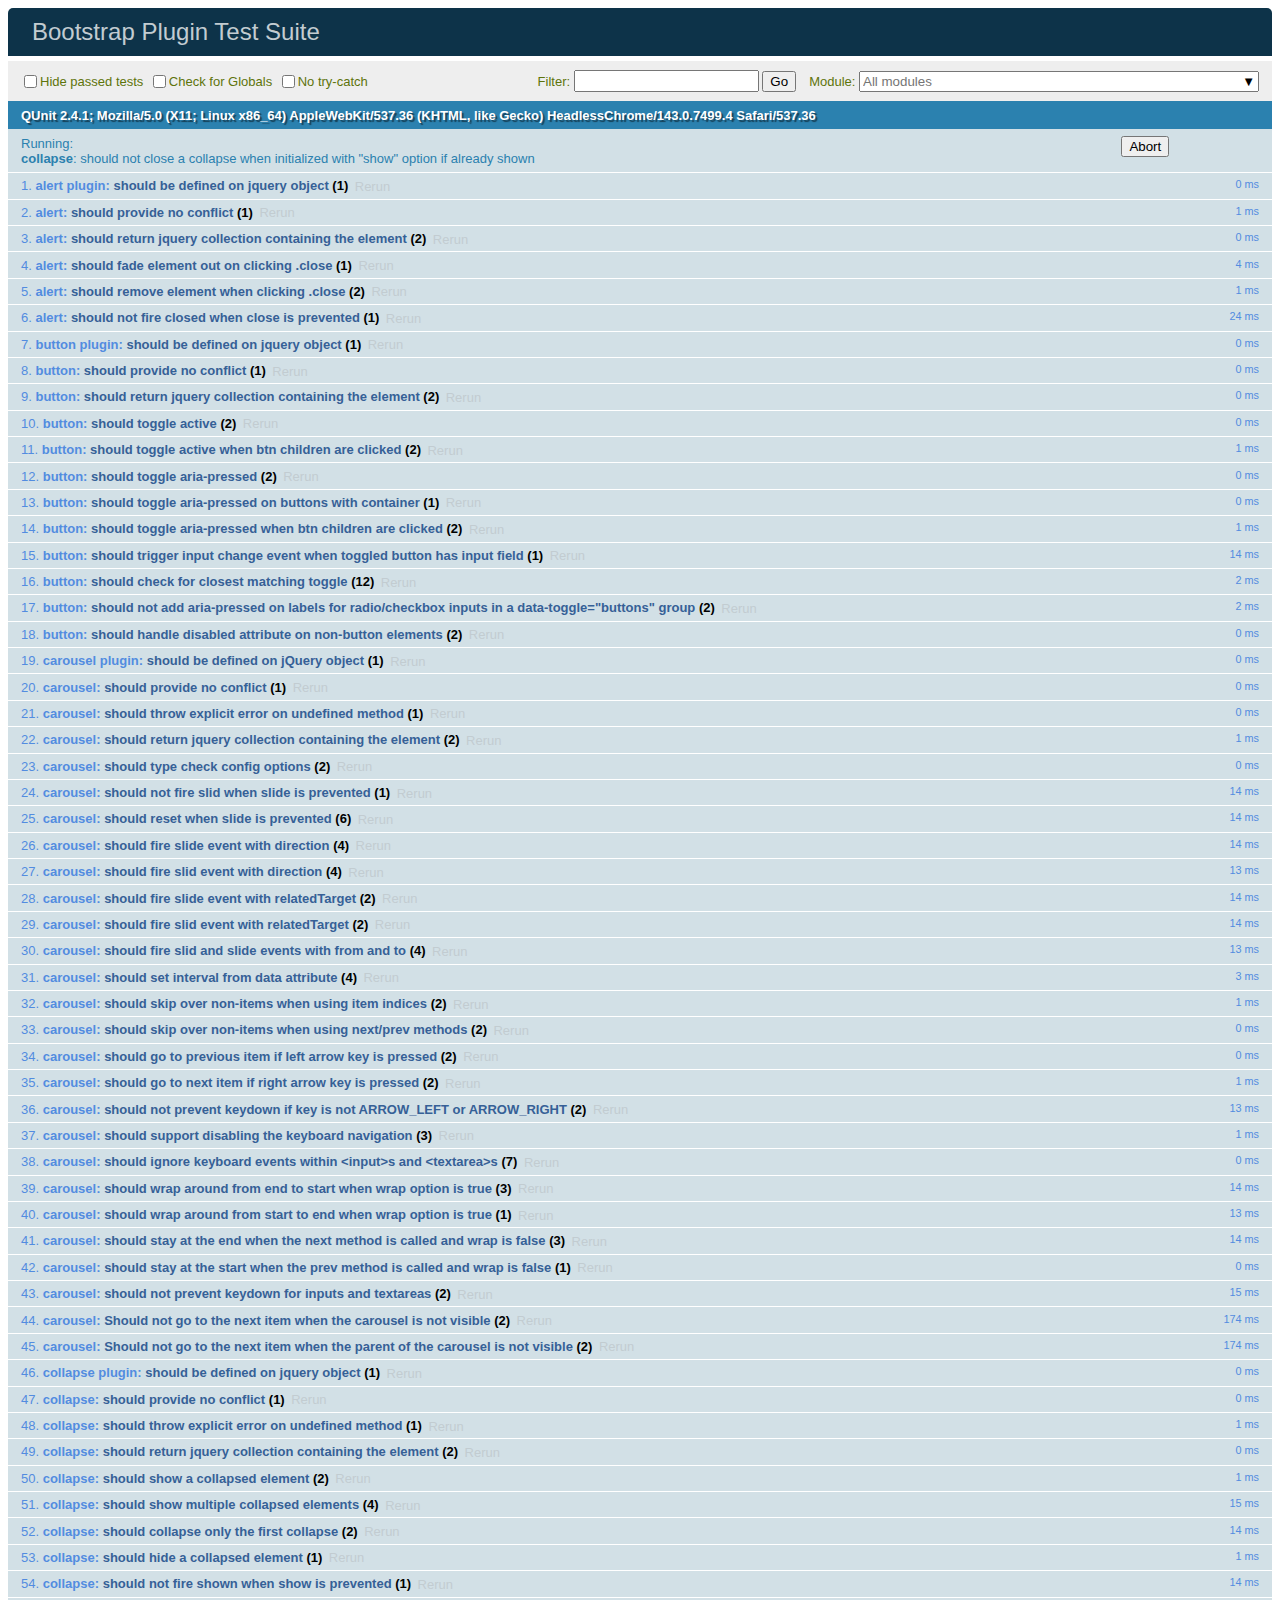
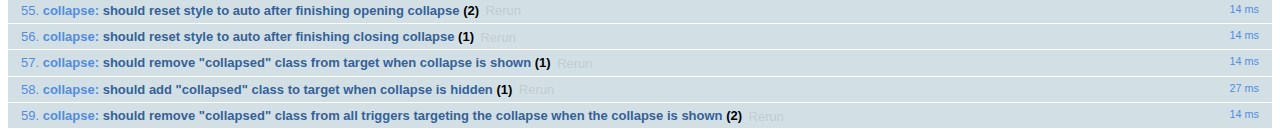
<file: out/production/classes/templates/css/bootstrap-4.0.0/js/tests/index.html>
<!doctype html>
<html lang="en">
  <head>
    <meta charset="utf-8">
    <meta name="viewport" content="width=device-width, initial-scale=1, shrink-to-fit=no">
    <title>Bootstrap Plugin Test Suite</title>

    <!-- jQuery -->
    <script>
      (function () {
        var path = '../../assets/js/vendor/jquery-slim.min.js'
        // get jquery param from the query string.
        var jQueryVersion = location.search.match(/[?&]jquery=(.*?)(?=&|$)/)

        // If a version was specified, use that version from our vendor folder
        if (jQueryVersion) {
          path = 'vendor/jquery-' + jQueryVersion[1] + '.min.js'
        }
        document.write('<script src="' + path + '"><\/script>')
      }())
    </script>
    <script src="../../assets/js/vendor/popper.min.js"></script>

    <!-- QUnit -->
    <link rel="stylesheet" href="vendor/qunit.css" media="screen">
    <script src="vendor/qunit.js"></script>

    <script>
      // Disable jQuery event aliases to ensure we don't accidentally use any of them
      [
        'blur',
        'focus',
        'focusin',
        'focusout',
        'resize',
        'scroll',
        'click',
        'dblclick',
        'mousedown',
        'mouseup',
        'mousemove',
        'mouseover',
        'mouseout',
        'mouseenter',
        'mouseleave',
        'change',
        'select',
        'submit',
        'keydown',
        'keypress',
        'keyup',
        'contextmenu'
      ].forEach(function(eventAlias) {
        $.fn[eventAlias] = function() {
          throw new Error('Using the ".' + eventAlias + '()" method is not allowed, so that Bootstrap can be compatible with custom jQuery builds which exclude the "event aliases" module that defines said method. See https://github.com/twbs/bootstrap/blob/master/CONTRIBUTING.md#js')
        }
      })

      // Require assert.expect in each test
      QUnit.config.requireExpects = true

      // See https://github.com/axemclion/grunt-saucelabs#test-result-details-with-qunit
      var log = []
      var testName

      QUnit.done(function(testResults) {
        var tests = []
        for (var i = 0; i < log.length; i++) {
          var details = log[i]
          tests.push({
            name: details.name,
            result: details.result,
            expected: details.expected,
            actual: details.actual,
            source: details.source
          })
        }
        testResults.tests = tests

        window.global_test_results = testResults
      })

      QUnit.testStart(function(testDetails) {
        QUnit.log(function(details) {
          if (!details.result) {
            details.name = testDetails.name
            log.push(details)
          }
        })
      })

      // Display fixture on-screen on iOS to avoid false positives
      // See https://github.com/twbs/bootstrap/pull/15955
      if (/iPhone|iPad|iPod/.test(navigator.userAgent)) {
        QUnit.begin(function() {
          $('#qunit-fixture').css({ top: 0, left: 0 })
        })

        QUnit.done(function() {
          $('#qunit-fixture').css({ top: '', left: '' })
        })
      }
    </script>

    <!-- Transpiled Plugins -->
    <script src="../dist/util.js"></script>
    <script src="../dist/alert.js"></script>
    <script src="../dist/button.js"></script>
    <script src="../dist/carousel.js"></script>
    <script src="../dist/collapse.js"></script>
    <script src="../dist/dropdown.js"></script>
    <script src="../dist/modal.js"></script>
    <script src="../dist/scrollspy.js"></script>
    <script src="../dist/tab.js"></script>
    <script src="../dist/tooltip.js"></script>
    <script src="../dist/popover.js"></script>

    <!-- Unit Tests -->
    <script src="unit/alert.js"></script>
    <script src="unit/button.js"></script>
    <script src="unit/carousel.js"></script>
    <script src="unit/collapse.js"></script>
    <script src="unit/dropdown.js"></script>
    <script src="unit/modal.js"></script>
    <script src="unit/scrollspy.js"></script>
    <script src="unit/tab.js"></script>
    <script src="unit/tooltip.js"></script>
    <script src="unit/popover.js"></script>
    <script src="unit/util.js"></script>
  </head>
  <body>
    <div id="qunit-container">
      <div id="qunit"></div>
      <div id="qunit-fixture"></div>
    </div>
  </body>
</html>
</file>
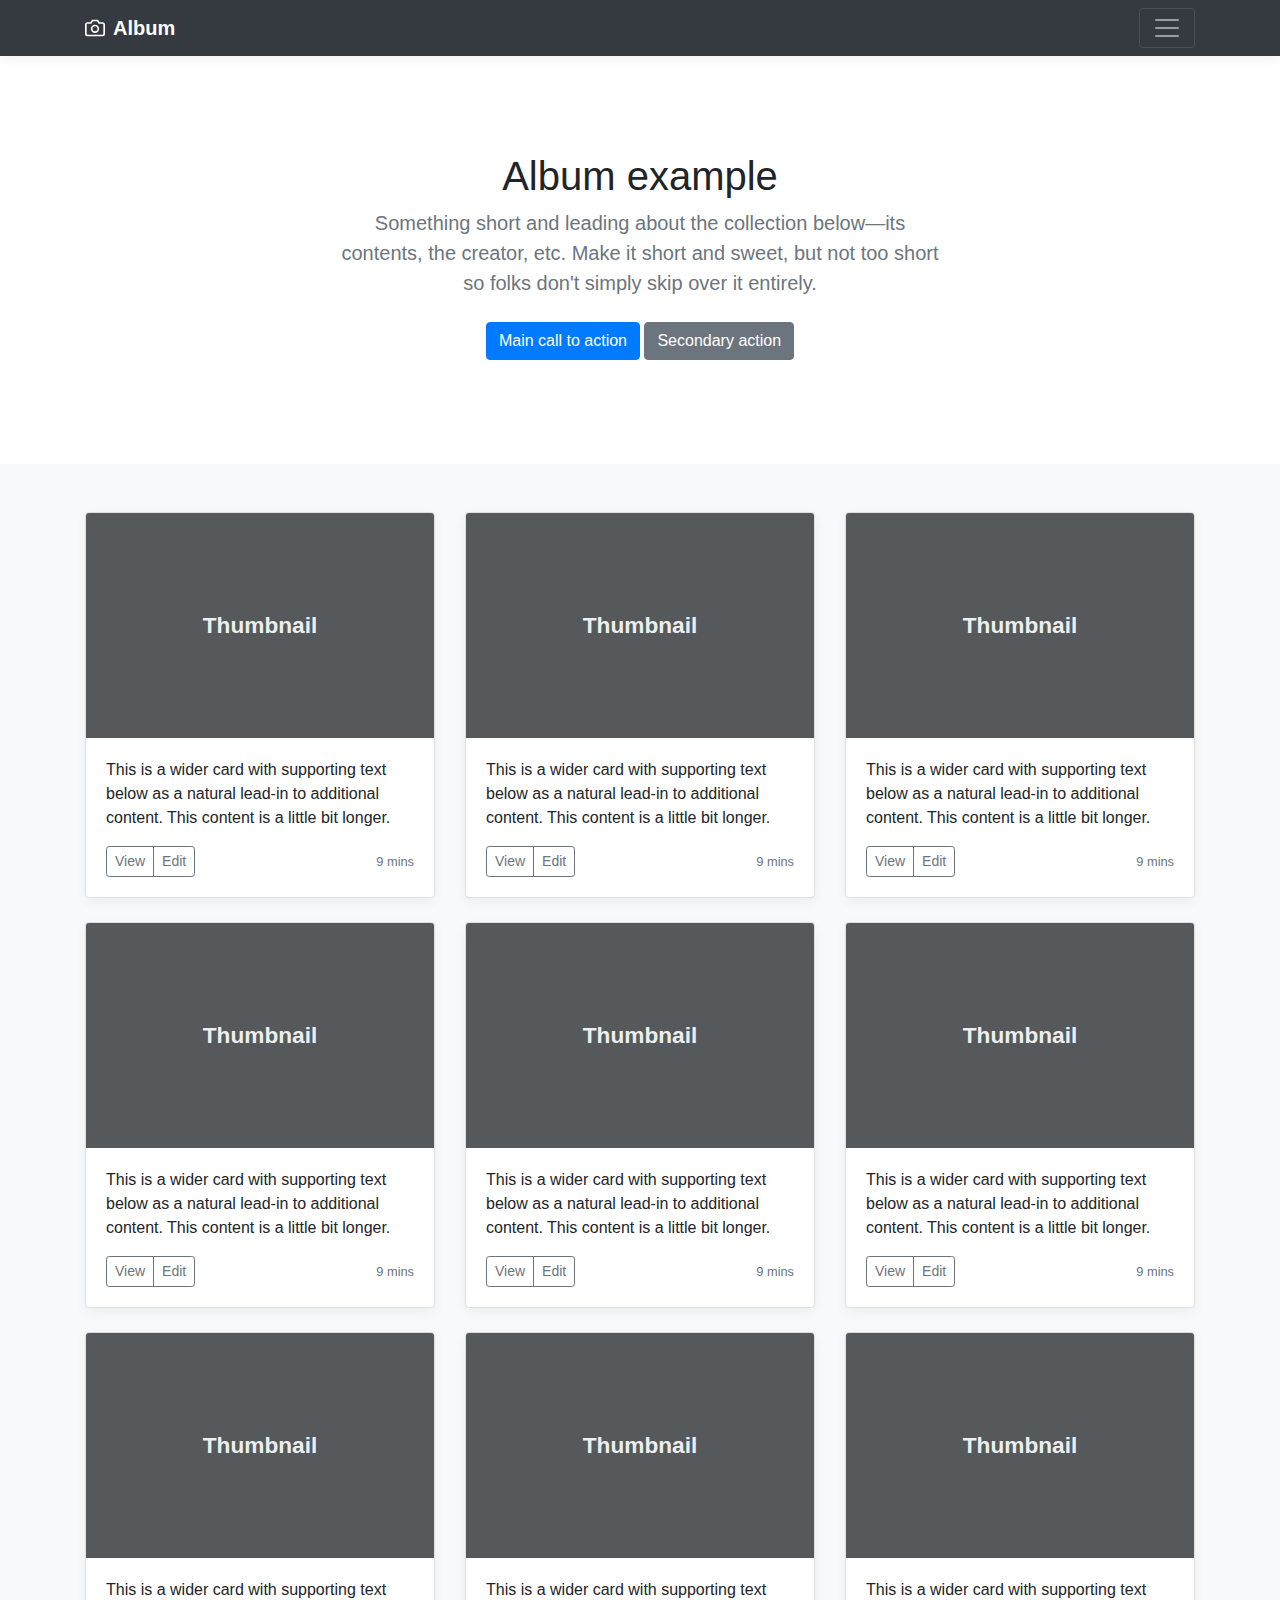
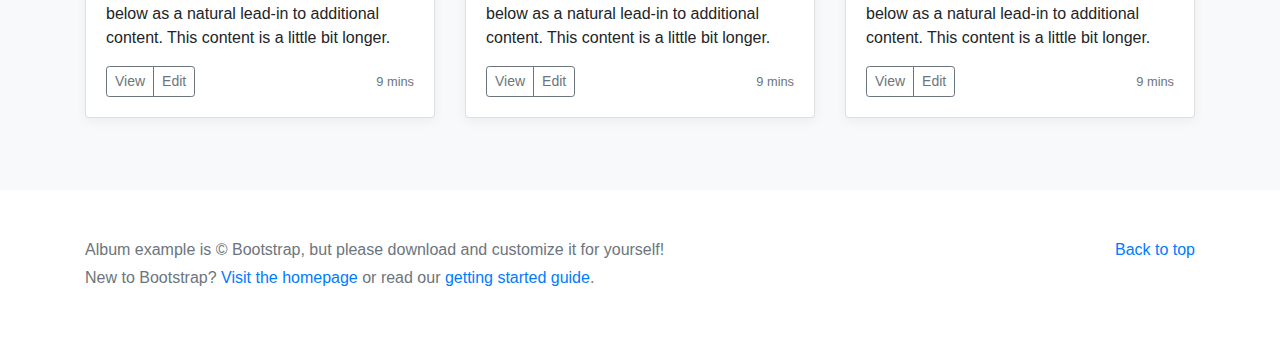
<file: out/production/classes/templates/css/bootstrap-4.0.0/docs/4.0/examples/album/index.html>
<!doctype html>
<html lang="en">
  <head>
    <meta charset="utf-8">
    <meta name="viewport" content="width=device-width, initial-scale=1, shrink-to-fit=no">
    <meta name="description" content="">
    <meta name="author" content="">
    <link rel="icon" href="../../../../favicon.ico">

    <title>Album example for Bootstrap</title>

    <!-- Bootstrap core CSS -->
    <link href="../../../../dist/css/bootstrap.min.css" rel="stylesheet">

    <!-- Custom styles for this template -->
    <link href="album.css" rel="stylesheet">
  </head>

  <body>

    <header>
      <div class="collapse bg-dark" id="navbarHeader">
        <div class="container">
          <div class="row">
            <div class="col-sm-8 col-md-7 py-4">
              <h4 class="text-white">About</h4>
              <p class="text-muted">Add some information about the album below, the author, or any other background context. Make it a few sentences long so folks can pick up some informative tidbits. Then, link them off to some social networking sites or contact information.</p>
            </div>
            <div class="col-sm-4 offset-md-1 py-4">
              <h4 class="text-white">Contact</h4>
              <ul class="list-unstyled">
                <li><a href="#" class="text-white">Follow on Twitter</a></li>
                <li><a href="#" class="text-white">Like on Facebook</a></li>
                <li><a href="#" class="text-white">Email me</a></li>
              </ul>
            </div>
          </div>
        </div>
      </div>
      <div class="navbar navbar-dark bg-dark box-shadow">
        <div class="container d-flex justify-content-between">
          <a href="#" class="navbar-brand d-flex align-items-center">
            <svg xmlns="http://www.w3.org/2000/svg" width="20" height="20" viewBox="0 0 24 24" fill="none" stroke="currentColor" stroke-width="2" stroke-linecap="round" stroke-linejoin="round" class="mr-2"><path d="M23 19a2 2 0 0 1-2 2H3a2 2 0 0 1-2-2V8a2 2 0 0 1 2-2h4l2-3h6l2 3h4a2 2 0 0 1 2 2z"></path><circle cx="12" cy="13" r="4"></circle></svg>
            <strong>Album</strong>
          </a>
          <button class="navbar-toggler" type="button" data-toggle="collapse" data-target="#navbarHeader" aria-controls="navbarHeader" aria-expanded="false" aria-label="Toggle navigation">
            <span class="navbar-toggler-icon"></span>
          </button>
        </div>
      </div>
    </header>

    <main role="main">

      <section class="jumbotron text-center">
        <div class="container">
          <h1 class="jumbotron-heading">Album example</h1>
          <p class="lead text-muted">Something short and leading about the collection below—its contents, the creator, etc. Make it short and sweet, but not too short so folks don't simply skip over it entirely.</p>
          <p>
            <a href="#" class="btn btn-primary my-2">Main call to action</a>
            <a href="#" class="btn btn-secondary my-2">Secondary action</a>
          </p>
        </div>
      </section>

      <div class="album py-5 bg-light">
        <div class="container">

          <div class="row">
            <div class="col-md-4">
              <div class="card mb-4 box-shadow">
                <img class="card-img-top" data-src="holder.js/100px225?theme=thumb&bg=55595c&fg=eceeef&text=Thumbnail" alt="Card image cap">
                <div class="card-body">
                  <p class="card-text">This is a wider card with supporting text below as a natural lead-in to additional content. This content is a little bit longer.</p>
                  <div class="d-flex justify-content-between align-items-center">
                    <div class="btn-group">
                      <button type="button" class="btn btn-sm btn-outline-secondary">View</button>
                      <button type="button" class="btn btn-sm btn-outline-secondary">Edit</button>
                    </div>
                    <small class="text-muted">9 mins</small>
                  </div>
                </div>
              </div>
            </div>
            <div class="col-md-4">
              <div class="card mb-4 box-shadow">
                <img class="card-img-top" data-src="holder.js/100px225?theme=thumb&bg=55595c&fg=eceeef&text=Thumbnail" alt="Card image cap">
                <div class="card-body">
                  <p class="card-text">This is a wider card with supporting text below as a natural lead-in to additional content. This content is a little bit longer.</p>
                  <div class="d-flex justify-content-between align-items-center">
                    <div class="btn-group">
                      <button type="button" class="btn btn-sm btn-outline-secondary">View</button>
                      <button type="button" class="btn btn-sm btn-outline-secondary">Edit</button>
                    </div>
                    <small class="text-muted">9 mins</small>
                  </div>
                </div>
              </div>
            </div>
            <div class="col-md-4">
              <div class="card mb-4 box-shadow">
                <img class="card-img-top" data-src="holder.js/100px225?theme=thumb&bg=55595c&fg=eceeef&text=Thumbnail" alt="Card image cap">
                <div class="card-body">
                  <p class="card-text">This is a wider card with supporting text below as a natural lead-in to additional content. This content is a little bit longer.</p>
                  <div class="d-flex justify-content-between align-items-center">
                    <div class="btn-group">
                      <button type="button" class="btn btn-sm btn-outline-secondary">View</button>
                      <button type="button" class="btn btn-sm btn-outline-secondary">Edit</button>
                    </div>
                    <small class="text-muted">9 mins</small>
                  </div>
                </div>
              </div>
            </div>

            <div class="col-md-4">
              <div class="card mb-4 box-shadow">
                <img class="card-img-top" data-src="holder.js/100px225?theme=thumb&bg=55595c&fg=eceeef&text=Thumbnail" alt="Card image cap">
                <div class="card-body">
                  <p class="card-text">This is a wider card with supporting text below as a natural lead-in to additional content. This content is a little bit longer.</p>
                  <div class="d-flex justify-content-between align-items-center">
                    <div class="btn-group">
                      <button type="button" class="btn btn-sm btn-outline-secondary">View</button>
                      <button type="button" class="btn btn-sm btn-outline-secondary">Edit</button>
                    </div>
                    <small class="text-muted">9 mins</small>
                  </div>
                </div>
              </div>
            </div>
            <div class="col-md-4">
              <div class="card mb-4 box-shadow">
                <img class="card-img-top" data-src="holder.js/100px225?theme=thumb&bg=55595c&fg=eceeef&text=Thumbnail" alt="Card image cap">
                <div class="card-body">
                  <p class="card-text">This is a wider card with supporting text below as a natural lead-in to additional content. This content is a little bit longer.</p>
                  <div class="d-flex justify-content-between align-items-center">
                    <div class="btn-group">
                      <button type="button" class="btn btn-sm btn-outline-secondary">View</button>
                      <button type="button" class="btn btn-sm btn-outline-secondary">Edit</button>
                    </div>
                    <small class="text-muted">9 mins</small>
                  </div>
                </div>
              </div>
            </div>
            <div class="col-md-4">
              <div class="card mb-4 box-shadow">
                <img class="card-img-top" data-src="holder.js/100px225?theme=thumb&bg=55595c&fg=eceeef&text=Thumbnail" alt="Card image cap">
                <div class="card-body">
                  <p class="card-text">This is a wider card with supporting text below as a natural lead-in to additional content. This content is a little bit longer.</p>
                  <div class="d-flex justify-content-between align-items-center">
                    <div class="btn-group">
                      <button type="button" class="btn btn-sm btn-outline-secondary">View</button>
                      <button type="button" class="btn btn-sm btn-outline-secondary">Edit</button>
                    </div>
                    <small class="text-muted">9 mins</small>
                  </div>
                </div>
              </div>
            </div>

            <div class="col-md-4">
              <div class="card mb-4 box-shadow">
                <img class="card-img-top" data-src="holder.js/100px225?theme=thumb&bg=55595c&fg=eceeef&text=Thumbnail" alt="Card image cap">
                <div class="card-body">
                  <p class="card-text">This is a wider card with supporting text below as a natural lead-in to additional content. This content is a little bit longer.</p>
                  <div class="d-flex justify-content-between align-items-center">
                    <div class="btn-group">
                      <button type="button" class="btn btn-sm btn-outline-secondary">View</button>
                      <button type="button" class="btn btn-sm btn-outline-secondary">Edit</button>
                    </div>
                    <small class="text-muted">9 mins</small>
                  </div>
                </div>
              </div>
            </div>
            <div class="col-md-4">
              <div class="card mb-4 box-shadow">
                <img class="card-img-top" data-src="holder.js/100px225?theme=thumb&bg=55595c&fg=eceeef&text=Thumbnail" alt="Card image cap">
                <div class="card-body">
                  <p class="card-text">This is a wider card with supporting text below as a natural lead-in to additional content. This content is a little bit longer.</p>
                  <div class="d-flex justify-content-between align-items-center">
                    <div class="btn-group">
                      <button type="button" class="btn btn-sm btn-outline-secondary">View</button>
                      <button type="button" class="btn btn-sm btn-outline-secondary">Edit</button>
                    </div>
                    <small class="text-muted">9 mins</small>
                  </div>
                </div>
              </div>
            </div>
            <div class="col-md-4">
              <div class="card mb-4 box-shadow">
                <img class="card-img-top" data-src="holder.js/100px225?theme=thumb&bg=55595c&fg=eceeef&text=Thumbnail" alt="Card image cap">
                <div class="card-body">
                  <p class="card-text">This is a wider card with supporting text below as a natural lead-in to additional content. This content is a little bit longer.</p>
                  <div class="d-flex justify-content-between align-items-center">
                    <div class="btn-group">
                      <button type="button" class="btn btn-sm btn-outline-secondary">View</button>
                      <button type="button" class="btn btn-sm btn-outline-secondary">Edit</button>
                    </div>
                    <small class="text-muted">9 mins</small>
                  </div>
                </div>
              </div>
            </div>
          </div>
        </div>
      </div>

    </main>

    <footer class="text-muted">
      <div class="container">
        <p class="float-right">
          <a href="#">Back to top</a>
        </p>
        <p>Album example is &copy; Bootstrap, but please download and customize it for yourself!</p>
        <p>New to Bootstrap? <a href="../../">Visit the homepage</a> or read our <a href="../../getting-started/">getting started guide</a>.</p>
      </div>
    </footer>

    <!-- Bootstrap core JavaScript
    ================================================== -->
    <!-- Placed at the end of the document so the pages load faster -->
    <script src="https://code.jquery.com/jquery-3.2.1.slim.min.js" integrity="sha384-KJ3o2DKtIkvYIK3UENzmM7KCkRr/rE9/Qpg6aAZGJwFDMVNA/GpGFF93hXpG5KkN" crossorigin="anonymous"></script>
    <script>window.jQuery || document.write('<script src="../../../../assets/js/vendor/jquery-slim.min.js"><\/script>')</script>
    <script src="../../../../assets/js/vendor/popper.min.js"></script>
    <script src="../../../../dist/js/bootstrap.min.js"></script>
    <script src="../../../../assets/js/vendor/holder.min.js"></script>
  </body>
</html>
</file>
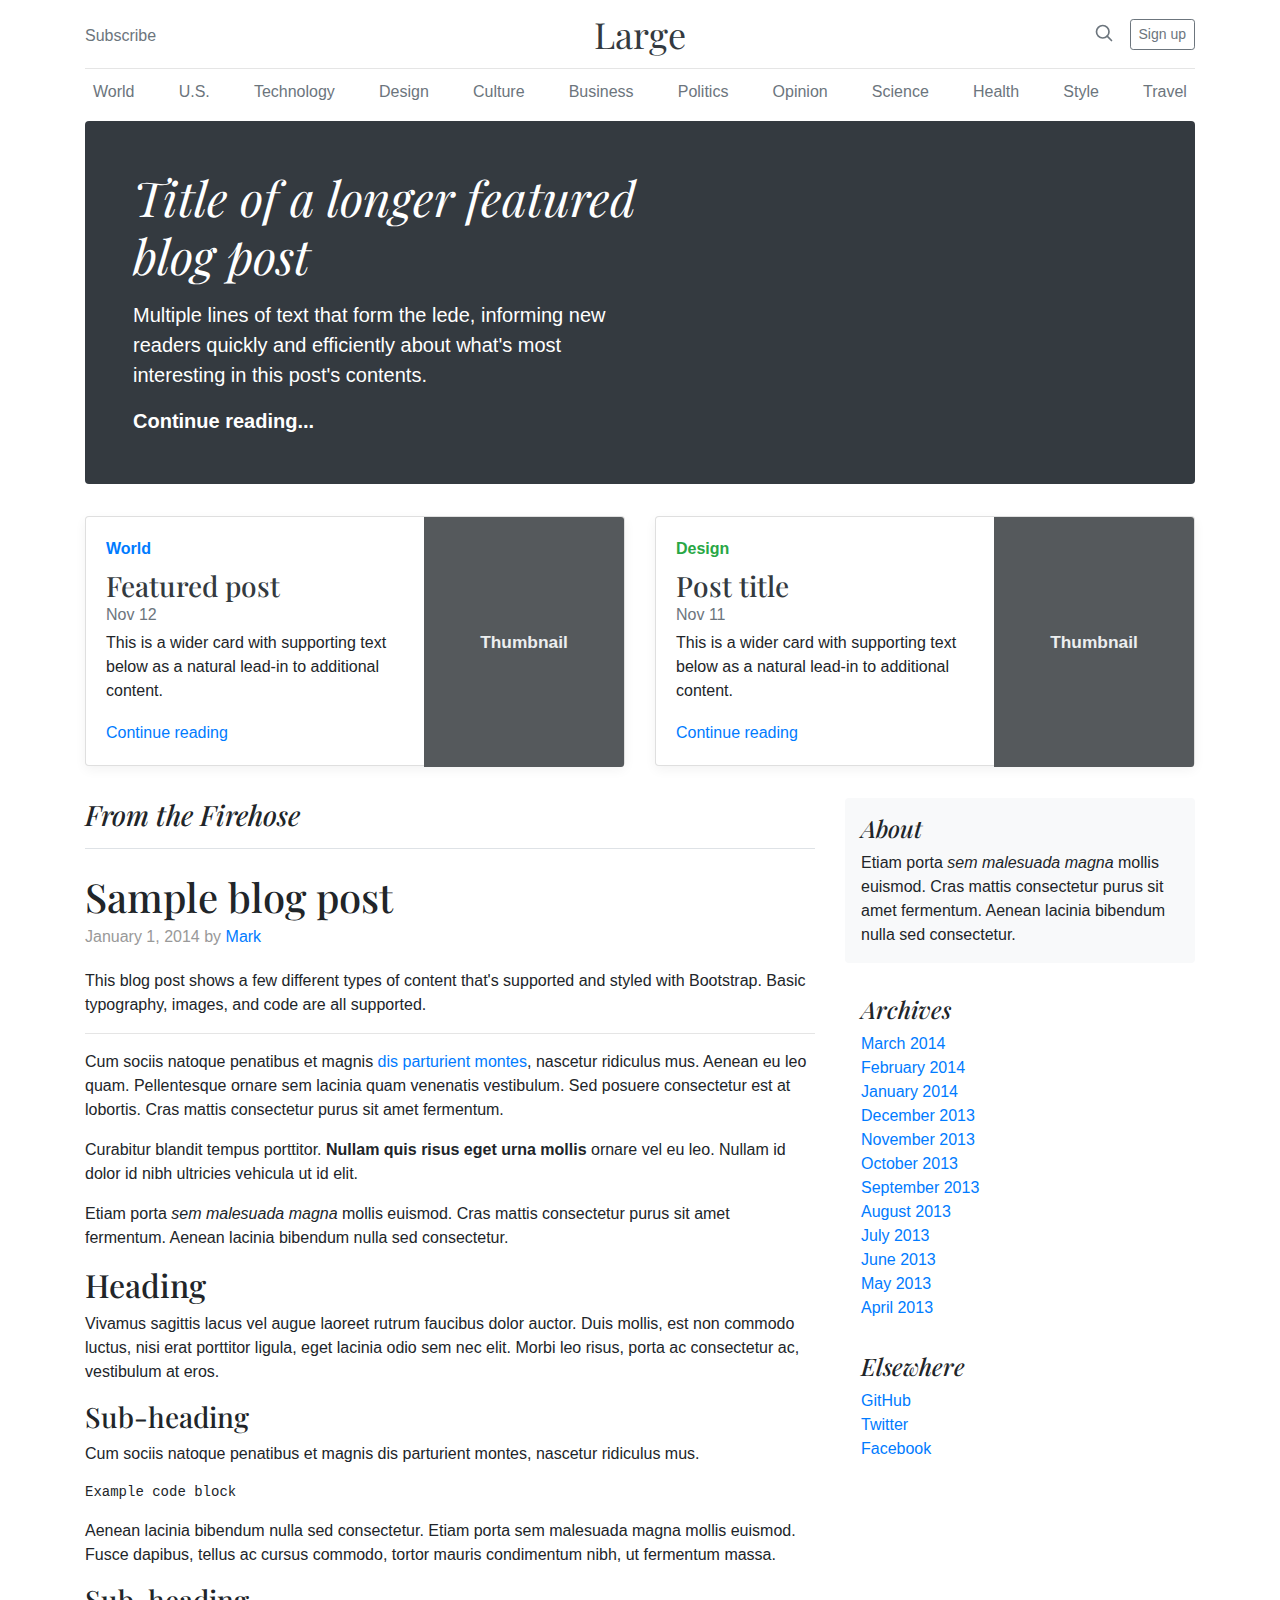
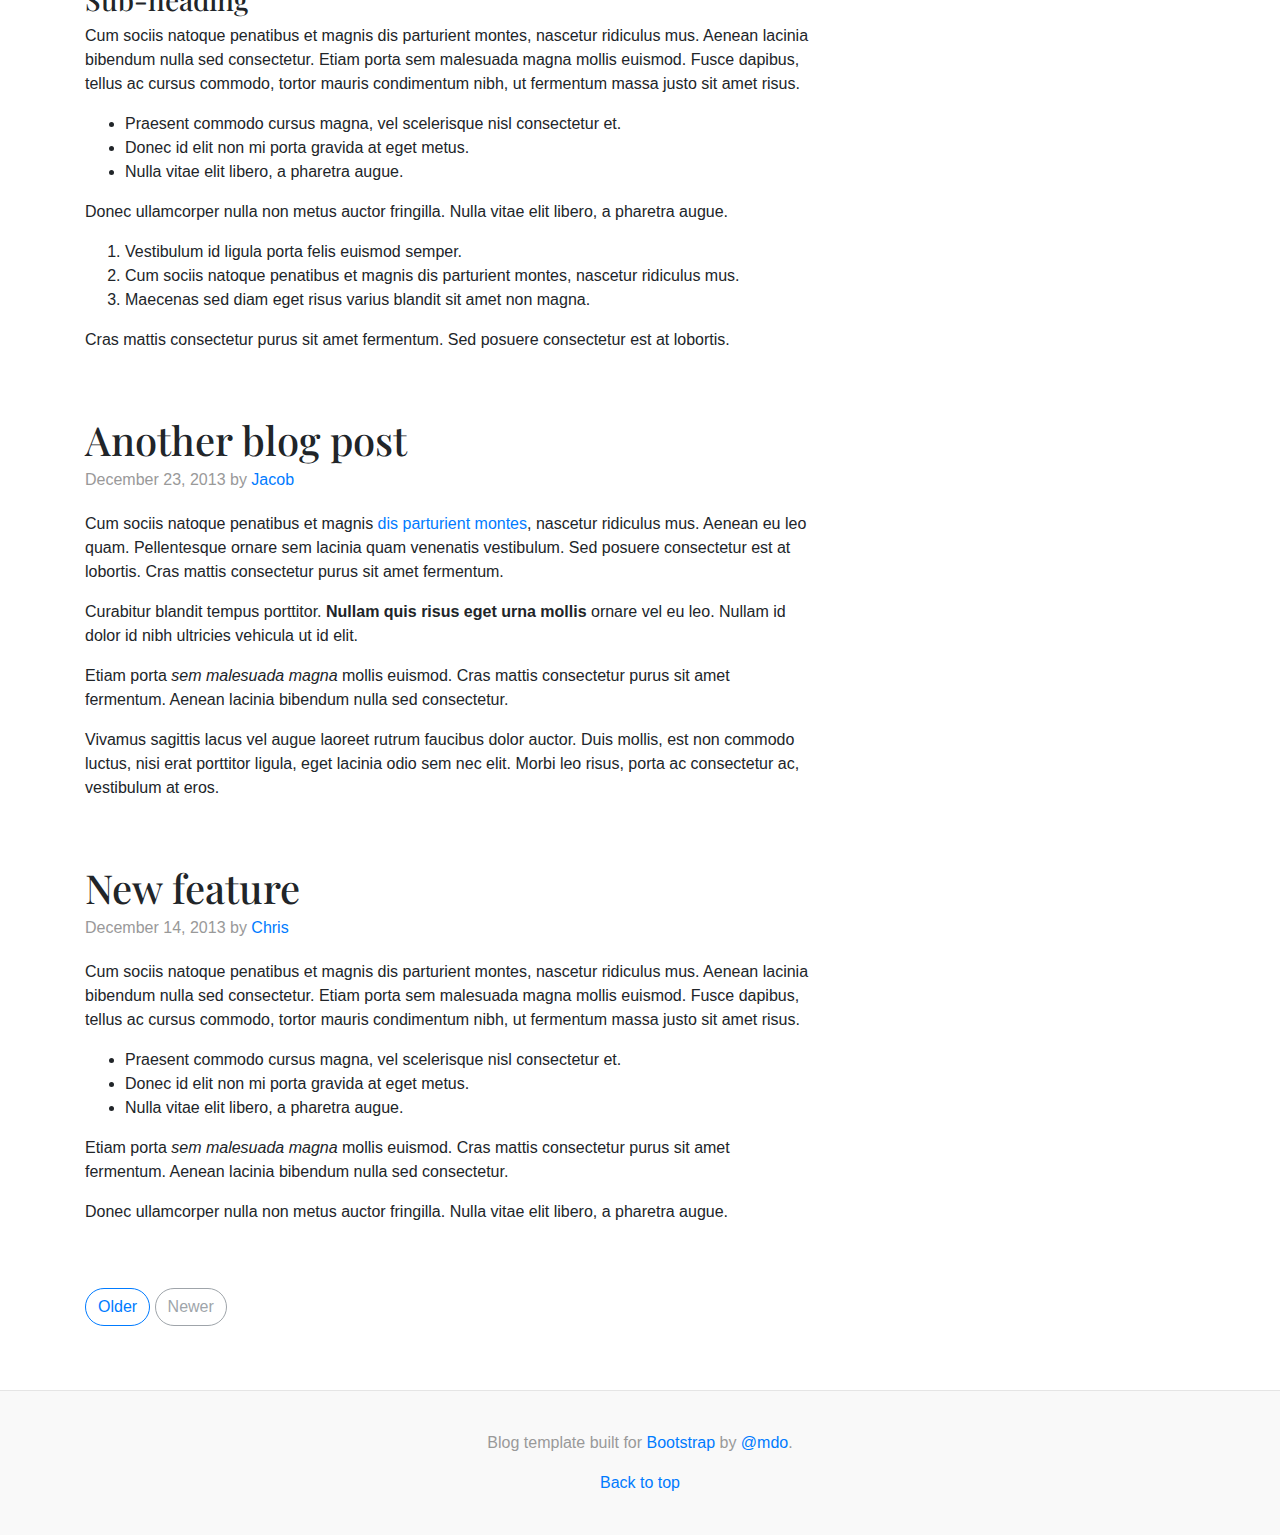
<file: out/production/classes/templates/css/bootstrap-4.0.0/docs/4.0/examples/blog/index.html>
<!doctype html>
<html lang="en">
  <head>
    <meta charset="utf-8">
    <meta name="viewport" content="width=device-width, initial-scale=1, shrink-to-fit=no">
    <meta name="description" content="">
    <meta name="author" content="">
    <link rel="icon" href="../../../../favicon.ico">

    <title>Blog Template for Bootstrap</title>

    <!-- Bootstrap core CSS -->
    <link href="../../../../dist/css/bootstrap.min.css" rel="stylesheet">

    <!-- Custom styles for this template -->
    <link href="https://fonts.googleapis.com/css?family=Playfair+Display:700,900" rel="stylesheet">
    <link href="blog.css" rel="stylesheet">
  </head>

  <body>

    <div class="container">
      <header class="blog-header py-3">
        <div class="row flex-nowrap justify-content-between align-items-center">
          <div class="col-4 pt-1">
            <a class="text-muted" href="#">Subscribe</a>
          </div>
          <div class="col-4 text-center">
            <a class="blog-header-logo text-dark" href="#">Large</a>
          </div>
          <div class="col-4 d-flex justify-content-end align-items-center">
            <a class="text-muted" href="#">
              <svg xmlns="http://www.w3.org/2000/svg" width="20" height="20" viewBox="0 0 24 24" fill="none" stroke="currentColor" stroke-width="2" stroke-linecap="round" stroke-linejoin="round" class="mx-3"><circle cx="10.5" cy="10.5" r="7.5"></circle><line x1="21" y1="21" x2="15.8" y2="15.8"></line></svg>
            </a>
            <a class="btn btn-sm btn-outline-secondary" href="#">Sign up</a>
          </div>
        </div>
      </header>

      <div class="nav-scroller py-1 mb-2">
        <nav class="nav d-flex justify-content-between">
          <a class="p-2 text-muted" href="#">World</a>
          <a class="p-2 text-muted" href="#">U.S.</a>
          <a class="p-2 text-muted" href="#">Technology</a>
          <a class="p-2 text-muted" href="#">Design</a>
          <a class="p-2 text-muted" href="#">Culture</a>
          <a class="p-2 text-muted" href="#">Business</a>
          <a class="p-2 text-muted" href="#">Politics</a>
          <a class="p-2 text-muted" href="#">Opinion</a>
          <a class="p-2 text-muted" href="#">Science</a>
          <a class="p-2 text-muted" href="#">Health</a>
          <a class="p-2 text-muted" href="#">Style</a>
          <a class="p-2 text-muted" href="#">Travel</a>
        </nav>
      </div>

      <div class="jumbotron p-3 p-md-5 text-white rounded bg-dark">
        <div class="col-md-6 px-0">
          <h1 class="display-4 font-italic">Title of a longer featured blog post</h1>
          <p class="lead my-3">Multiple lines of text that form the lede, informing new readers quickly and efficiently about what's most interesting in this post's contents.</p>
          <p class="lead mb-0"><a href="#" class="text-white font-weight-bold">Continue reading...</a></p>
        </div>
      </div>

      <div class="row mb-2">
        <div class="col-md-6">
          <div class="card flex-md-row mb-4 box-shadow h-md-250">
            <div class="card-body d-flex flex-column align-items-start">
              <strong class="d-inline-block mb-2 text-primary">World</strong>
              <h3 class="mb-0">
                <a class="text-dark" href="#">Featured post</a>
              </h3>
              <div class="mb-1 text-muted">Nov 12</div>
              <p class="card-text mb-auto">This is a wider card with supporting text below as a natural lead-in to additional content.</p>
              <a href="#">Continue reading</a>
            </div>
            <img class="card-img-right flex-auto d-none d-md-block" data-src="holder.js/200x250?theme=thumb" alt="Card image cap">
          </div>
        </div>
        <div class="col-md-6">
          <div class="card flex-md-row mb-4 box-shadow h-md-250">
            <div class="card-body d-flex flex-column align-items-start">
              <strong class="d-inline-block mb-2 text-success">Design</strong>
              <h3 class="mb-0">
                <a class="text-dark" href="#">Post title</a>
              </h3>
              <div class="mb-1 text-muted">Nov 11</div>
              <p class="card-text mb-auto">This is a wider card with supporting text below as a natural lead-in to additional content.</p>
              <a href="#">Continue reading</a>
            </div>
            <img class="card-img-right flex-auto d-none d-md-block" data-src="holder.js/200x250?theme=thumb" alt="Card image cap">
          </div>
        </div>
      </div>
    </div>

    <main role="main" class="container">
      <div class="row">
        <div class="col-md-8 blog-main">
          <h3 class="pb-3 mb-4 font-italic border-bottom">
            From the Firehose
          </h3>

          <div class="blog-post">
            <h2 class="blog-post-title">Sample blog post</h2>
            <p class="blog-post-meta">January 1, 2014 by <a href="#">Mark</a></p>

            <p>This blog post shows a few different types of content that's supported and styled with Bootstrap. Basic typography, images, and code are all supported.</p>
            <hr>
            <p>Cum sociis natoque penatibus et magnis <a href="#">dis parturient montes</a>, nascetur ridiculus mus. Aenean eu leo quam. Pellentesque ornare sem lacinia quam venenatis vestibulum. Sed posuere consectetur est at lobortis. Cras mattis consectetur purus sit amet fermentum.</p>
            <blockquote>
              <p>Curabitur blandit tempus porttitor. <strong>Nullam quis risus eget urna mollis</strong> ornare vel eu leo. Nullam id dolor id nibh ultricies vehicula ut id elit.</p>
            </blockquote>
            <p>Etiam porta <em>sem malesuada magna</em> mollis euismod. Cras mattis consectetur purus sit amet fermentum. Aenean lacinia bibendum nulla sed consectetur.</p>
            <h2>Heading</h2>
            <p>Vivamus sagittis lacus vel augue laoreet rutrum faucibus dolor auctor. Duis mollis, est non commodo luctus, nisi erat porttitor ligula, eget lacinia odio sem nec elit. Morbi leo risus, porta ac consectetur ac, vestibulum at eros.</p>
            <h3>Sub-heading</h3>
            <p>Cum sociis natoque penatibus et magnis dis parturient montes, nascetur ridiculus mus.</p>
            <pre><code>Example code block</code></pre>
            <p>Aenean lacinia bibendum nulla sed consectetur. Etiam porta sem malesuada magna mollis euismod. Fusce dapibus, tellus ac cursus commodo, tortor mauris condimentum nibh, ut fermentum massa.</p>
            <h3>Sub-heading</h3>
            <p>Cum sociis natoque penatibus et magnis dis parturient montes, nascetur ridiculus mus. Aenean lacinia bibendum nulla sed consectetur. Etiam porta sem malesuada magna mollis euismod. Fusce dapibus, tellus ac cursus commodo, tortor mauris condimentum nibh, ut fermentum massa justo sit amet risus.</p>
            <ul>
              <li>Praesent commodo cursus magna, vel scelerisque nisl consectetur et.</li>
              <li>Donec id elit non mi porta gravida at eget metus.</li>
              <li>Nulla vitae elit libero, a pharetra augue.</li>
            </ul>
            <p>Donec ullamcorper nulla non metus auctor fringilla. Nulla vitae elit libero, a pharetra augue.</p>
            <ol>
              <li>Vestibulum id ligula porta felis euismod semper.</li>
              <li>Cum sociis natoque penatibus et magnis dis parturient montes, nascetur ridiculus mus.</li>
              <li>Maecenas sed diam eget risus varius blandit sit amet non magna.</li>
            </ol>
            <p>Cras mattis consectetur purus sit amet fermentum. Sed posuere consectetur est at lobortis.</p>
          </div><!-- /.blog-post -->

          <div class="blog-post">
            <h2 class="blog-post-title">Another blog post</h2>
            <p class="blog-post-meta">December 23, 2013 by <a href="#">Jacob</a></p>

            <p>Cum sociis natoque penatibus et magnis <a href="#">dis parturient montes</a>, nascetur ridiculus mus. Aenean eu leo quam. Pellentesque ornare sem lacinia quam venenatis vestibulum. Sed posuere consectetur est at lobortis. Cras mattis consectetur purus sit amet fermentum.</p>
            <blockquote>
              <p>Curabitur blandit tempus porttitor. <strong>Nullam quis risus eget urna mollis</strong> ornare vel eu leo. Nullam id dolor id nibh ultricies vehicula ut id elit.</p>
            </blockquote>
            <p>Etiam porta <em>sem malesuada magna</em> mollis euismod. Cras mattis consectetur purus sit amet fermentum. Aenean lacinia bibendum nulla sed consectetur.</p>
            <p>Vivamus sagittis lacus vel augue laoreet rutrum faucibus dolor auctor. Duis mollis, est non commodo luctus, nisi erat porttitor ligula, eget lacinia odio sem nec elit. Morbi leo risus, porta ac consectetur ac, vestibulum at eros.</p>
          </div><!-- /.blog-post -->

          <div class="blog-post">
            <h2 class="blog-post-title">New feature</h2>
            <p class="blog-post-meta">December 14, 2013 by <a href="#">Chris</a></p>

            <p>Cum sociis natoque penatibus et magnis dis parturient montes, nascetur ridiculus mus. Aenean lacinia bibendum nulla sed consectetur. Etiam porta sem malesuada magna mollis euismod. Fusce dapibus, tellus ac cursus commodo, tortor mauris condimentum nibh, ut fermentum massa justo sit amet risus.</p>
            <ul>
              <li>Praesent commodo cursus magna, vel scelerisque nisl consectetur et.</li>
              <li>Donec id elit non mi porta gravida at eget metus.</li>
              <li>Nulla vitae elit libero, a pharetra augue.</li>
            </ul>
            <p>Etiam porta <em>sem malesuada magna</em> mollis euismod. Cras mattis consectetur purus sit amet fermentum. Aenean lacinia bibendum nulla sed consectetur.</p>
            <p>Donec ullamcorper nulla non metus auctor fringilla. Nulla vitae elit libero, a pharetra augue.</p>
          </div><!-- /.blog-post -->

          <nav class="blog-pagination">
            <a class="btn btn-outline-primary" href="#">Older</a>
            <a class="btn btn-outline-secondary disabled" href="#">Newer</a>
          </nav>

        </div><!-- /.blog-main -->

        <aside class="col-md-4 blog-sidebar">
          <div class="p-3 mb-3 bg-light rounded">
            <h4 class="font-italic">About</h4>
            <p class="mb-0">Etiam porta <em>sem malesuada magna</em> mollis euismod. Cras mattis consectetur purus sit amet fermentum. Aenean lacinia bibendum nulla sed consectetur.</p>
          </div>

          <div class="p-3">
            <h4 class="font-italic">Archives</h4>
            <ol class="list-unstyled mb-0">
              <li><a href="#">March 2014</a></li>
              <li><a href="#">February 2014</a></li>
              <li><a href="#">January 2014</a></li>
              <li><a href="#">December 2013</a></li>
              <li><a href="#">November 2013</a></li>
              <li><a href="#">October 2013</a></li>
              <li><a href="#">September 2013</a></li>
              <li><a href="#">August 2013</a></li>
              <li><a href="#">July 2013</a></li>
              <li><a href="#">June 2013</a></li>
              <li><a href="#">May 2013</a></li>
              <li><a href="#">April 2013</a></li>
            </ol>
          </div>

          <div class="p-3">
            <h4 class="font-italic">Elsewhere</h4>
            <ol class="list-unstyled">
              <li><a href="#">GitHub</a></li>
              <li><a href="#">Twitter</a></li>
              <li><a href="#">Facebook</a></li>
            </ol>
          </div>
        </aside><!-- /.blog-sidebar -->

      </div><!-- /.row -->

    </main><!-- /.container -->

    <footer class="blog-footer">
      <p>Blog template built for <a href="https://getbootstrap.com/">Bootstrap</a> by <a href="https://twitter.com/mdo">@mdo</a>.</p>
      <p>
        <a href="#">Back to top</a>
      </p>
    </footer>

    <!-- Bootstrap core JavaScript
    ================================================== -->
    <!-- Placed at the end of the document so the pages load faster -->
    <script src="https://code.jquery.com/jquery-3.2.1.slim.min.js" integrity="sha384-KJ3o2DKtIkvYIK3UENzmM7KCkRr/rE9/Qpg6aAZGJwFDMVNA/GpGFF93hXpG5KkN" crossorigin="anonymous"></script>
    <script>window.jQuery || document.write('<script src="../../../../assets/js/vendor/jquery-slim.min.js"><\/script>')</script>
    <script src="../../../../assets/js/vendor/popper.min.js"></script>
    <script src="../../../../dist/js/bootstrap.min.js"></script>
    <script src="../../../../assets/js/vendor/holder.min.js"></script>
    <script>
      Holder.addTheme('thumb', {
        bg: '#55595c',
        fg: '#eceeef',
        text: 'Thumbnail'
      });
    </script>
  </body>
</html>
</file>
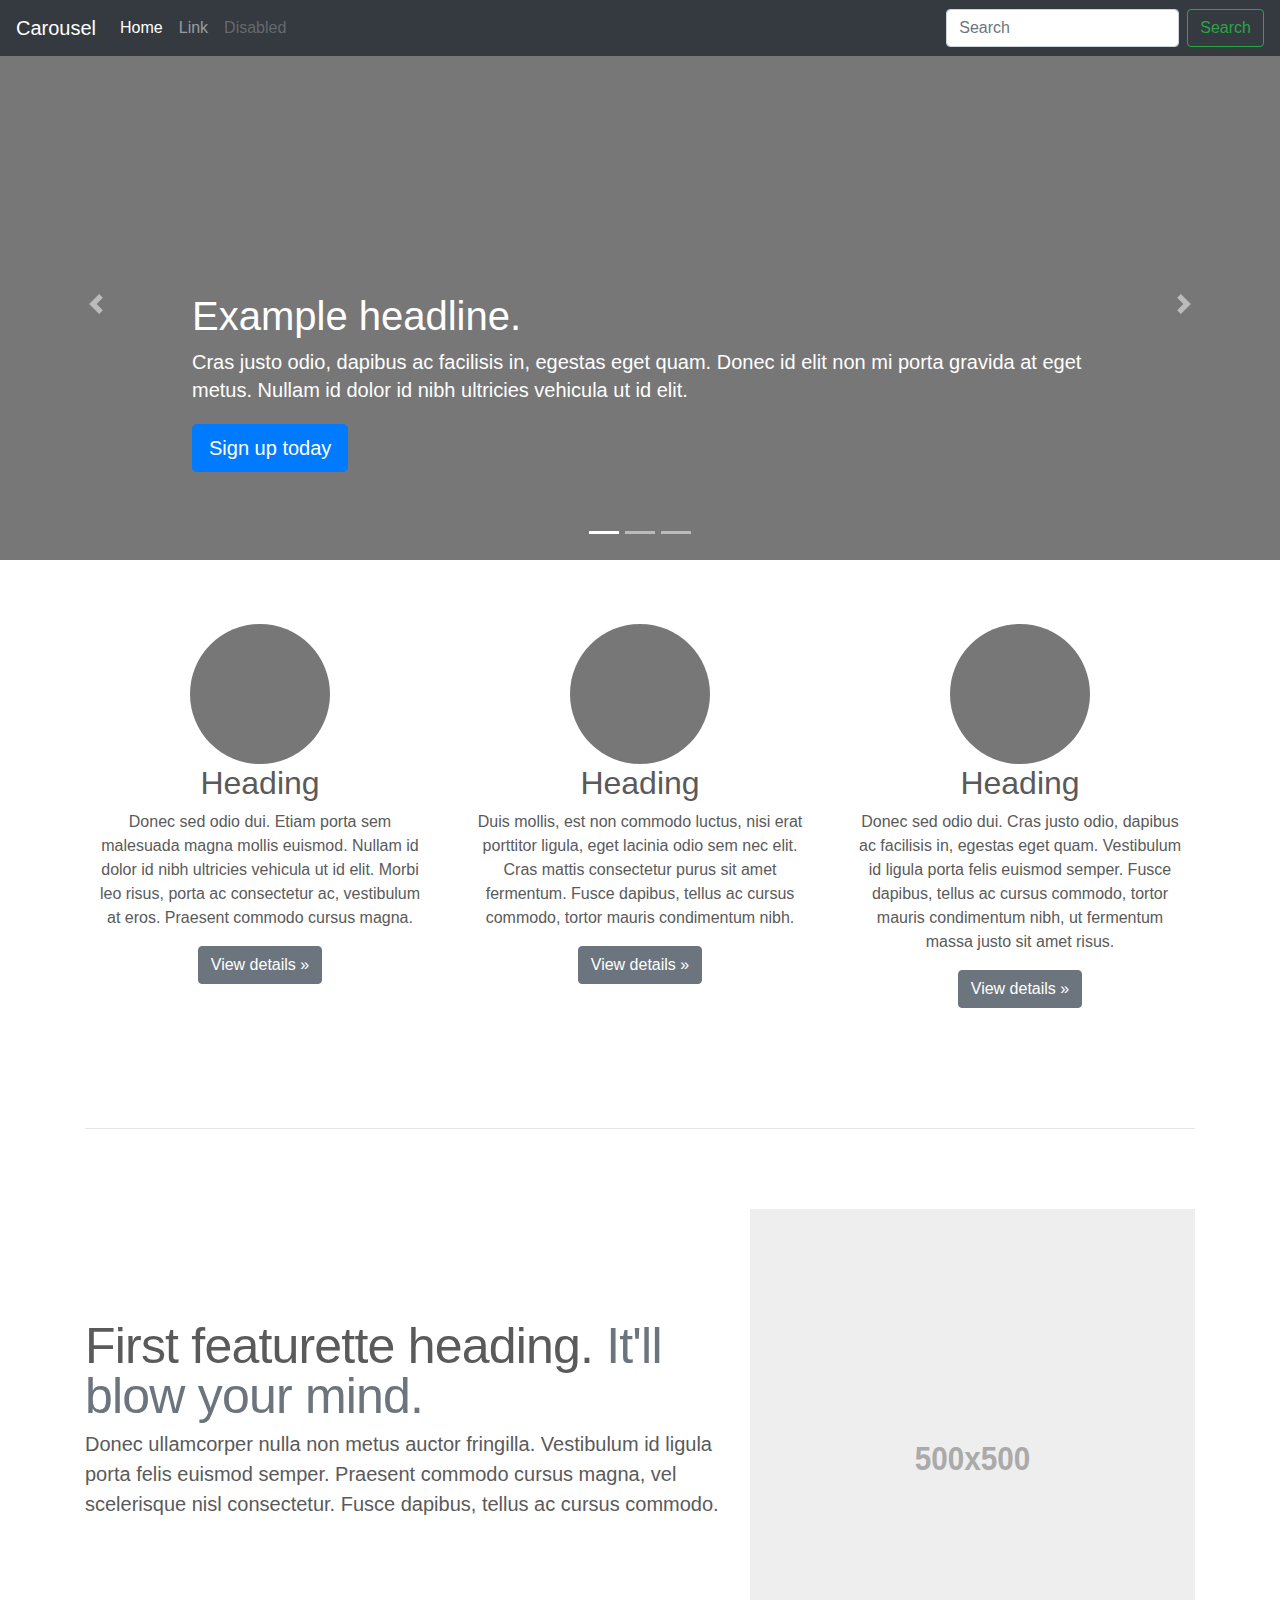
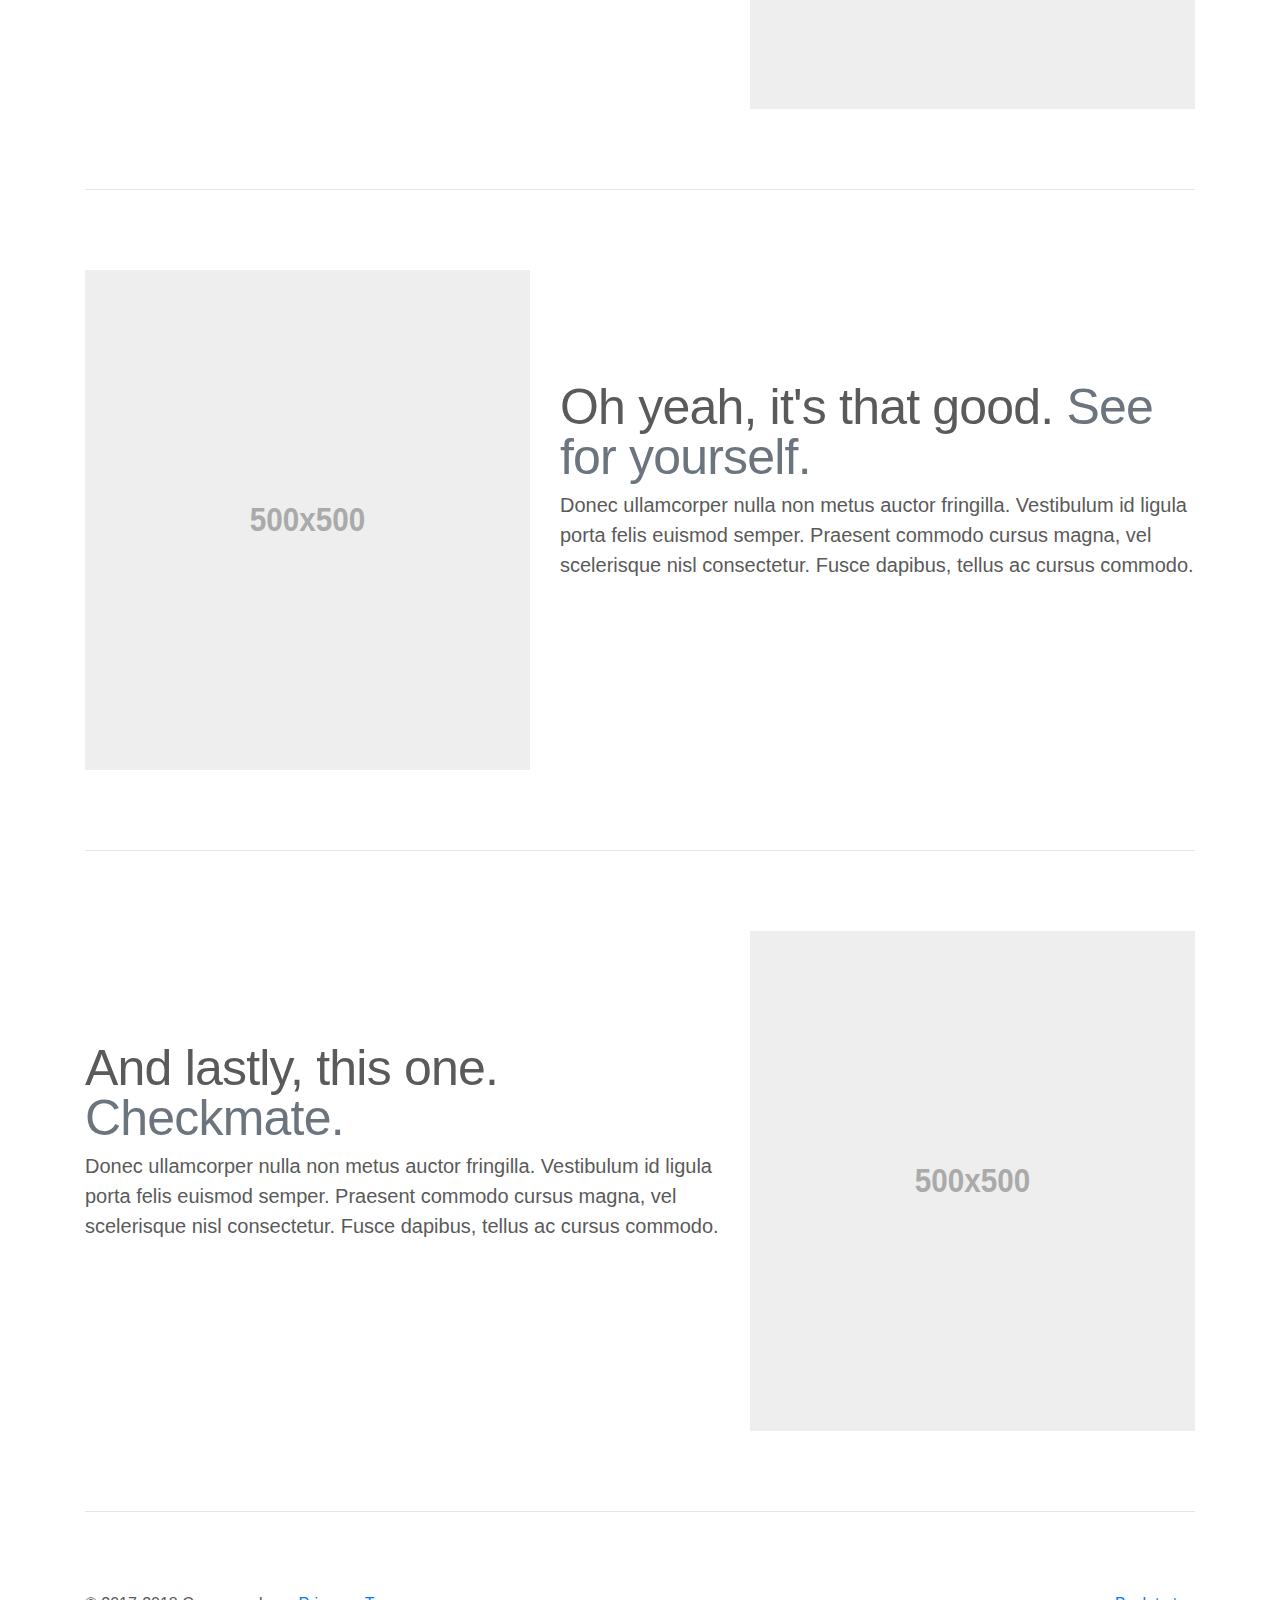
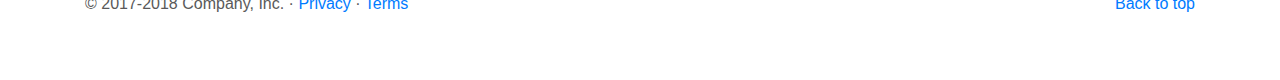
<file: out/production/classes/templates/css/bootstrap-4.0.0/docs/4.0/examples/carousel/index.html>
<!doctype html>
<html lang="en">
  <head>
    <meta charset="utf-8">
    <meta name="viewport" content="width=device-width, initial-scale=1, shrink-to-fit=no">
    <meta name="description" content="">
    <meta name="author" content="">
    <link rel="icon" href="../../../../favicon.ico">

    <title>Carousel Template for Bootstrap</title>

    <!-- Bootstrap core CSS -->
    <link href="../../../../dist/css/bootstrap.min.css" rel="stylesheet">

    <!-- Custom styles for this template -->
    <link href="carousel.css" rel="stylesheet">
  </head>
  <body>

    <header>
      <nav class="navbar navbar-expand-md navbar-dark fixed-top bg-dark">
        <a class="navbar-brand" href="#">Carousel</a>
        <button class="navbar-toggler" type="button" data-toggle="collapse" data-target="#navbarCollapse" aria-controls="navbarCollapse" aria-expanded="false" aria-label="Toggle navigation">
          <span class="navbar-toggler-icon"></span>
        </button>
        <div class="collapse navbar-collapse" id="navbarCollapse">
          <ul class="navbar-nav mr-auto">
            <li class="nav-item active">
              <a class="nav-link" href="#">Home <span class="sr-only">(current)</span></a>
            </li>
            <li class="nav-item">
              <a class="nav-link" href="#">Link</a>
            </li>
            <li class="nav-item">
              <a class="nav-link disabled" href="#">Disabled</a>
            </li>
          </ul>
          <form class="form-inline mt-2 mt-md-0">
            <input class="form-control mr-sm-2" type="text" placeholder="Search" aria-label="Search">
            <button class="btn btn-outline-success my-2 my-sm-0" type="submit">Search</button>
          </form>
        </div>
      </nav>
    </header>

    <main role="main">

      <div id="myCarousel" class="carousel slide" data-ride="carousel">
        <ol class="carousel-indicators">
          <li data-target="#myCarousel" data-slide-to="0" class="active"></li>
          <li data-target="#myCarousel" data-slide-to="1"></li>
          <li data-target="#myCarousel" data-slide-to="2"></li>
        </ol>
        <div class="carousel-inner">
          <div class="carousel-item active">
            <img class="first-slide" src="[data-uri]" alt="First slide">
            <div class="container">
              <div class="carousel-caption text-left">
                <h1>Example headline.</h1>
                <p>Cras justo odio, dapibus ac facilisis in, egestas eget quam. Donec id elit non mi porta gravida at eget metus. Nullam id dolor id nibh ultricies vehicula ut id elit.</p>
                <p><a class="btn btn-lg btn-primary" href="#" role="button">Sign up today</a></p>
              </div>
            </div>
          </div>
          <div class="carousel-item">
            <img class="second-slide" src="[data-uri]" alt="Second slide">
            <div class="container">
              <div class="carousel-caption">
                <h1>Another example headline.</h1>
                <p>Cras justo odio, dapibus ac facilisis in, egestas eget quam. Donec id elit non mi porta gravida at eget metus. Nullam id dolor id nibh ultricies vehicula ut id elit.</p>
                <p><a class="btn btn-lg btn-primary" href="#" role="button">Learn more</a></p>
              </div>
            </div>
          </div>
          <div class="carousel-item">
            <img class="third-slide" src="[data-uri]" alt="Third slide">
            <div class="container">
              <div class="carousel-caption text-right">
                <h1>One more for good measure.</h1>
                <p>Cras justo odio, dapibus ac facilisis in, egestas eget quam. Donec id elit non mi porta gravida at eget metus. Nullam id dolor id nibh ultricies vehicula ut id elit.</p>
                <p><a class="btn btn-lg btn-primary" href="#" role="button">Browse gallery</a></p>
              </div>
            </div>
          </div>
        </div>
        <a class="carousel-control-prev" href="#myCarousel" role="button" data-slide="prev">
          <span class="carousel-control-prev-icon" aria-hidden="true"></span>
          <span class="sr-only">Previous</span>
        </a>
        <a class="carousel-control-next" href="#myCarousel" role="button" data-slide="next">
          <span class="carousel-control-next-icon" aria-hidden="true"></span>
          <span class="sr-only">Next</span>
        </a>
      </div>


      <!-- Marketing messaging and featurettes
      ================================================== -->
      <!-- Wrap the rest of the page in another container to center all the content. -->

      <div class="container marketing">

        <!-- Three columns of text below the carousel -->
        <div class="row">
          <div class="col-lg-4">
            <img class="rounded-circle" src="[data-uri]" alt="Generic placeholder image" width="140" height="140">
            <h2>Heading</h2>
            <p>Donec sed odio dui. Etiam porta sem malesuada magna mollis euismod. Nullam id dolor id nibh ultricies vehicula ut id elit. Morbi leo risus, porta ac consectetur ac, vestibulum at eros. Praesent commodo cursus magna.</p>
            <p><a class="btn btn-secondary" href="#" role="button">View details &raquo;</a></p>
          </div><!-- /.col-lg-4 -->
          <div class="col-lg-4">
            <img class="rounded-circle" src="[data-uri]" alt="Generic placeholder image" width="140" height="140">
            <h2>Heading</h2>
            <p>Duis mollis, est non commodo luctus, nisi erat porttitor ligula, eget lacinia odio sem nec elit. Cras mattis consectetur purus sit amet fermentum. Fusce dapibus, tellus ac cursus commodo, tortor mauris condimentum nibh.</p>
            <p><a class="btn btn-secondary" href="#" role="button">View details &raquo;</a></p>
          </div><!-- /.col-lg-4 -->
          <div class="col-lg-4">
            <img class="rounded-circle" src="[data-uri]" alt="Generic placeholder image" width="140" height="140">
            <h2>Heading</h2>
            <p>Donec sed odio dui. Cras justo odio, dapibus ac facilisis in, egestas eget quam. Vestibulum id ligula porta felis euismod semper. Fusce dapibus, tellus ac cursus commodo, tortor mauris condimentum nibh, ut fermentum massa justo sit amet risus.</p>
            <p><a class="btn btn-secondary" href="#" role="button">View details &raquo;</a></p>
          </div><!-- /.col-lg-4 -->
        </div><!-- /.row -->


        <!-- START THE FEATURETTES -->

        <hr class="featurette-divider">

        <div class="row featurette">
          <div class="col-md-7">
            <h2 class="featurette-heading">First featurette heading. <span class="text-muted">It'll blow your mind.</span></h2>
            <p class="lead">Donec ullamcorper nulla non metus auctor fringilla. Vestibulum id ligula porta felis euismod semper. Praesent commodo cursus magna, vel scelerisque nisl consectetur. Fusce dapibus, tellus ac cursus commodo.</p>
          </div>
          <div class="col-md-5">
            <img class="featurette-image img-fluid mx-auto" data-src="holder.js/500x500/auto" alt="Generic placeholder image">
          </div>
        </div>

        <hr class="featurette-divider">

        <div class="row featurette">
          <div class="col-md-7 order-md-2">
            <h2 class="featurette-heading">Oh yeah, it's that good. <span class="text-muted">See for yourself.</span></h2>
            <p class="lead">Donec ullamcorper nulla non metus auctor fringilla. Vestibulum id ligula porta felis euismod semper. Praesent commodo cursus magna, vel scelerisque nisl consectetur. Fusce dapibus, tellus ac cursus commodo.</p>
          </div>
          <div class="col-md-5 order-md-1">
            <img class="featurette-image img-fluid mx-auto" data-src="holder.js/500x500/auto" alt="Generic placeholder image">
          </div>
        </div>

        <hr class="featurette-divider">

        <div class="row featurette">
          <div class="col-md-7">
            <h2 class="featurette-heading">And lastly, this one. <span class="text-muted">Checkmate.</span></h2>
            <p class="lead">Donec ullamcorper nulla non metus auctor fringilla. Vestibulum id ligula porta felis euismod semper. Praesent commodo cursus magna, vel scelerisque nisl consectetur. Fusce dapibus, tellus ac cursus commodo.</p>
          </div>
          <div class="col-md-5">
            <img class="featurette-image img-fluid mx-auto" data-src="holder.js/500x500/auto" alt="Generic placeholder image">
          </div>
        </div>

        <hr class="featurette-divider">

        <!-- /END THE FEATURETTES -->

      </div><!-- /.container -->


      <!-- FOOTER -->
      <footer class="container">
        <p class="float-right"><a href="#">Back to top</a></p>
        <p>&copy; 2017-2018 Company, Inc. &middot; <a href="#">Privacy</a> &middot; <a href="#">Terms</a></p>
      </footer>
    </main>

    <!-- Bootstrap core JavaScript
    ================================================== -->
    <!-- Placed at the end of the document so the pages load faster -->
    <script src="https://code.jquery.com/jquery-3.2.1.slim.min.js" integrity="sha384-KJ3o2DKtIkvYIK3UENzmM7KCkRr/rE9/Qpg6aAZGJwFDMVNA/GpGFF93hXpG5KkN" crossorigin="anonymous"></script>
    <script>window.jQuery || document.write('<script src="../../../../assets/js/vendor/jquery-slim.min.js"><\/script>')</script>
    <script src="../../../../assets/js/vendor/popper.min.js"></script>
    <script src="../../../../dist/js/bootstrap.min.js"></script>
    <!-- Just to make our placeholder images work. Don't actually copy the next line! -->
    <script src="../../../../assets/js/vendor/holder.min.js"></script>
  </body>
</html>
</file>
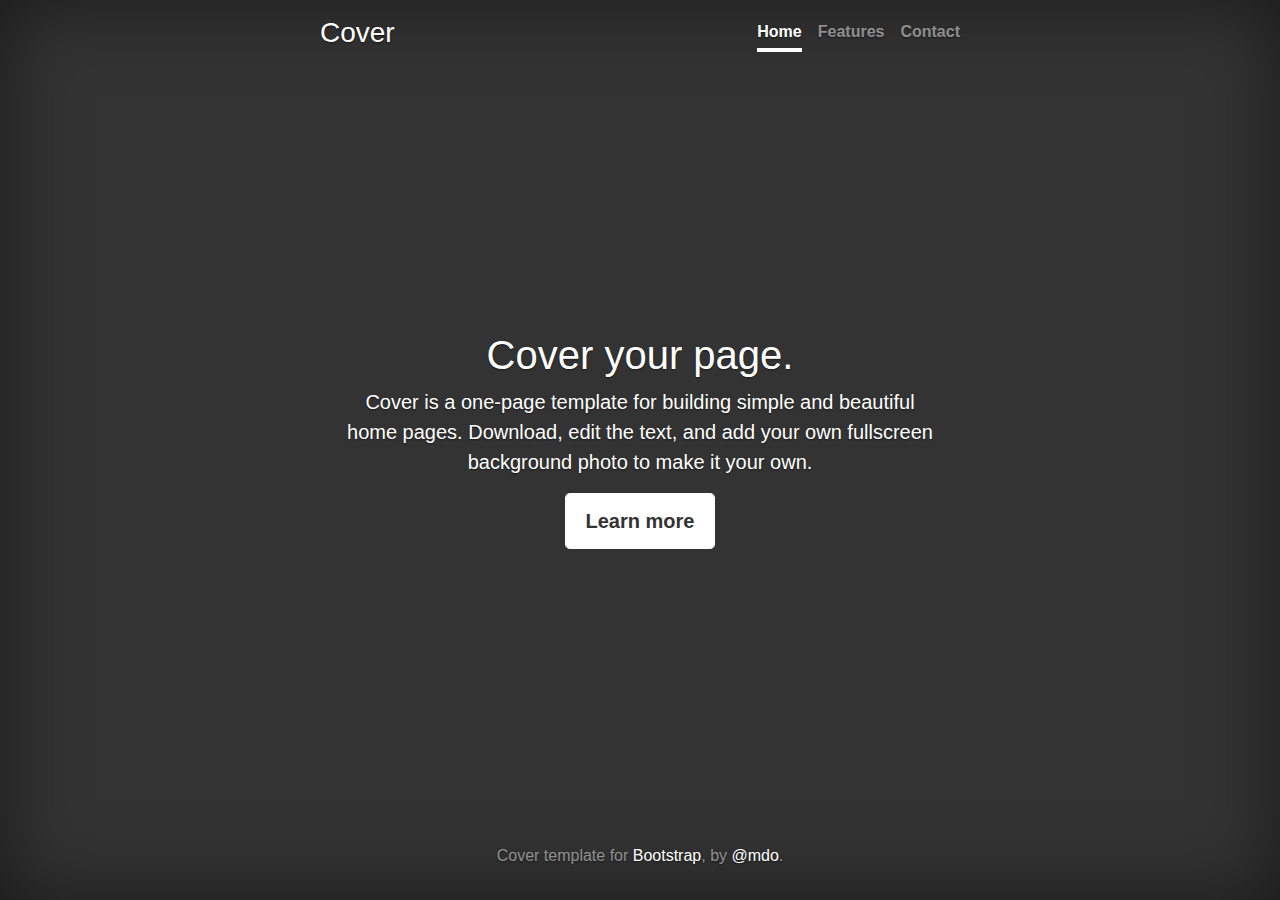
<file: out/production/classes/templates/css/bootstrap-4.0.0/docs/4.0/examples/cover/index.html>
<!doctype html>
<html lang="en">
  <head>
    <meta charset="utf-8">
    <meta name="viewport" content="width=device-width, initial-scale=1, shrink-to-fit=no">
    <meta name="description" content="">
    <meta name="author" content="">
    <link rel="icon" href="../../../../favicon.ico">

    <title>Cover Template for Bootstrap</title>

    <!-- Bootstrap core CSS -->
    <link href="../../../../dist/css/bootstrap.min.css" rel="stylesheet">

    <!-- Custom styles for this template -->
    <link href="cover.css" rel="stylesheet">
  </head>

  <body class="text-center">

    <div class="cover-container d-flex h-100 p-3 mx-auto flex-column">
      <header class="masthead mb-auto">
        <div class="inner">
          <h3 class="masthead-brand">Cover</h3>
          <nav class="nav nav-masthead justify-content-center">
            <a class="nav-link active" href="#">Home</a>
            <a class="nav-link" href="#">Features</a>
            <a class="nav-link" href="#">Contact</a>
          </nav>
        </div>
      </header>

      <main role="main" class="inner cover">
        <h1 class="cover-heading">Cover your page.</h1>
        <p class="lead">Cover is a one-page template for building simple and beautiful home pages. Download, edit the text, and add your own fullscreen background photo to make it your own.</p>
        <p class="lead">
          <a href="#" class="btn btn-lg btn-secondary">Learn more</a>
        </p>
      </main>

      <footer class="mastfoot mt-auto">
        <div class="inner">
          <p>Cover template for <a href="https://getbootstrap.com/">Bootstrap</a>, by <a href="https://twitter.com/mdo">@mdo</a>.</p>
        </div>
      </footer>
    </div>


    <!-- Bootstrap core JavaScript
    ================================================== -->
    <!-- Placed at the end of the document so the pages load faster -->
    <script src="https://code.jquery.com/jquery-3.2.1.slim.min.js" integrity="sha384-KJ3o2DKtIkvYIK3UENzmM7KCkRr/rE9/Qpg6aAZGJwFDMVNA/GpGFF93hXpG5KkN" crossorigin="anonymous"></script>
    <script>window.jQuery || document.write('<script src="../../../../assets/js/vendor/jquery-slim.min.js"><\/script>')</script>
    <script src="../../../../assets/js/vendor/popper.min.js"></script>
    <script src="../../../../dist/js/bootstrap.min.js"></script>
  </body>
</html>
</file>
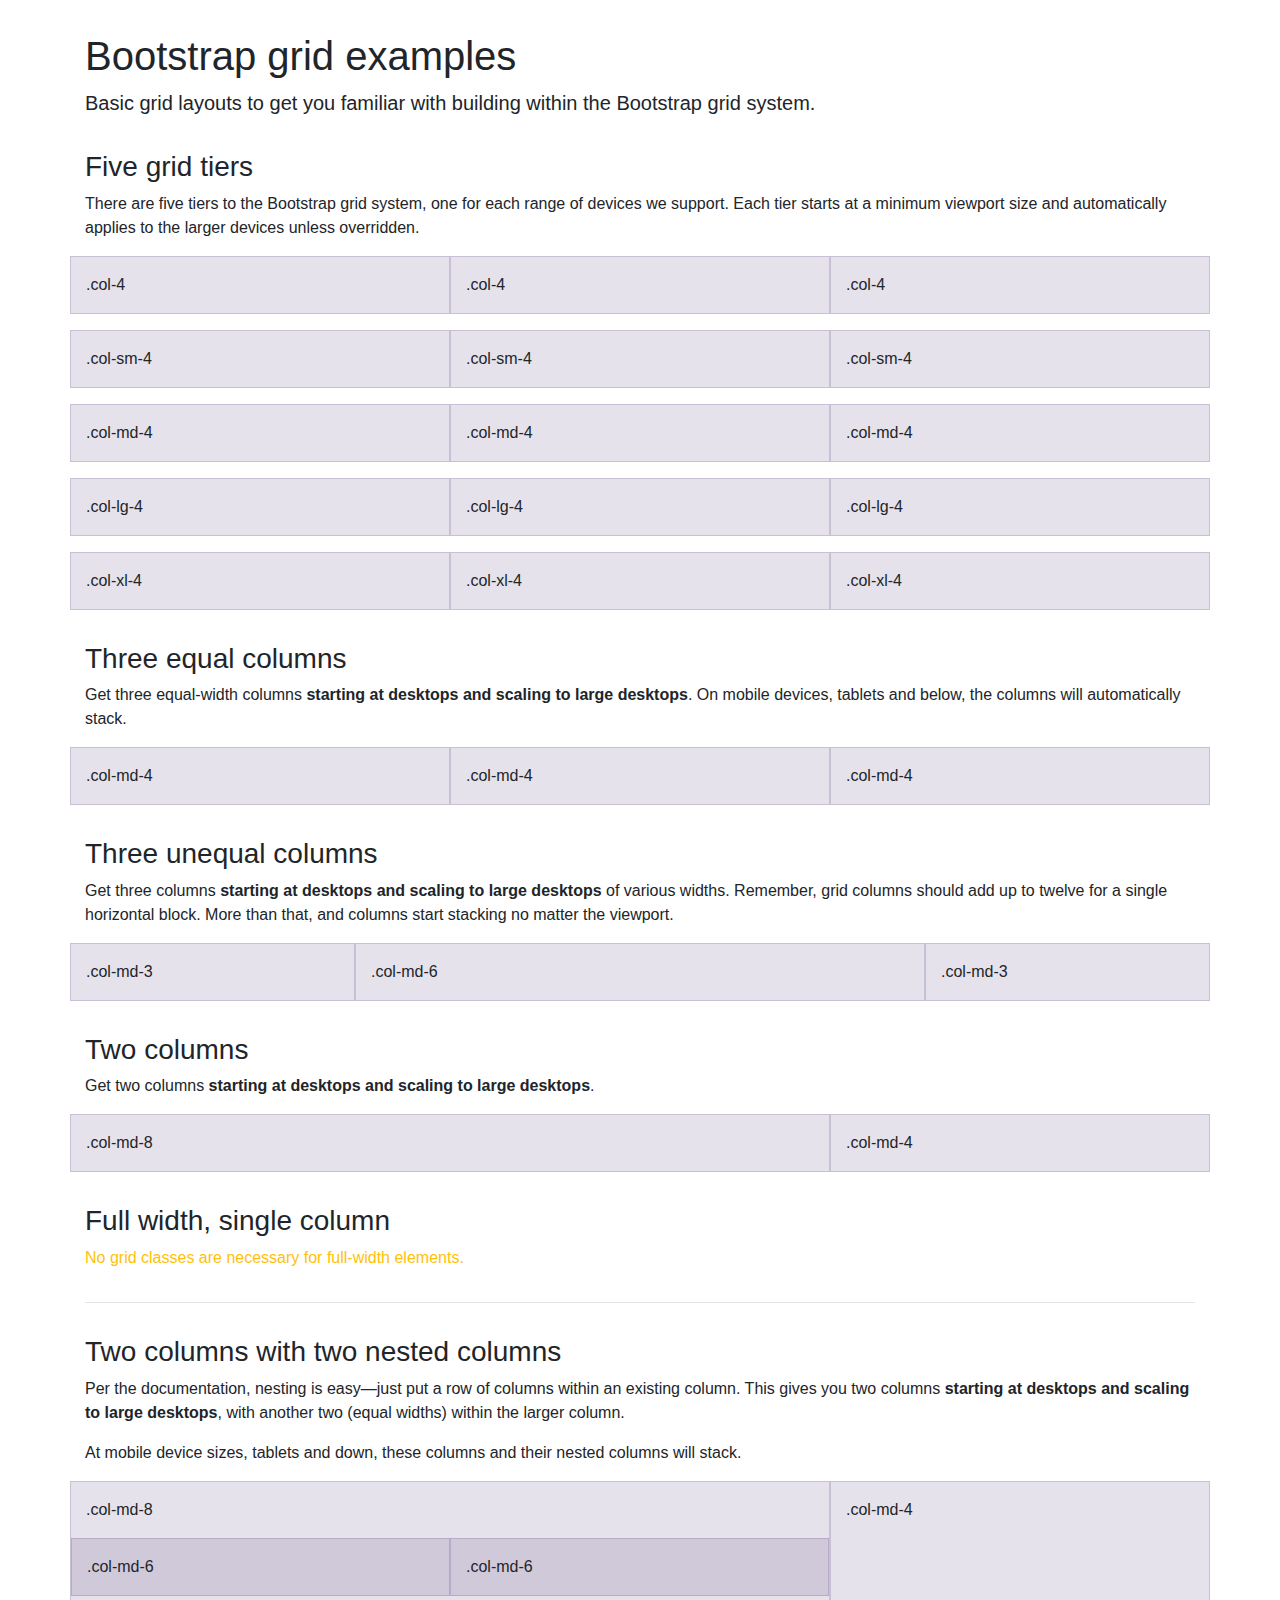
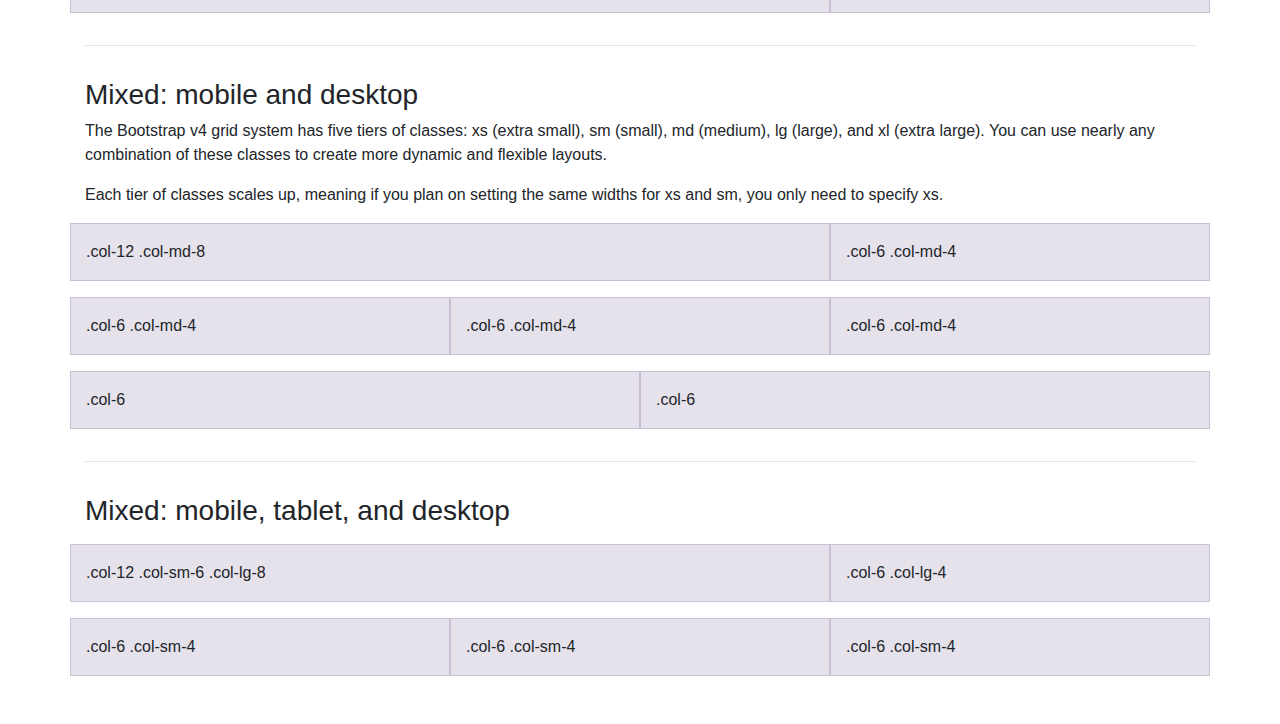
<file: out/production/classes/templates/css/bootstrap-4.0.0/docs/4.0/examples/grid/index.html>
<!doctype html>
<html lang="en">
  <head>
    <meta charset="utf-8">
    <meta name="viewport" content="width=device-width, initial-scale=1, shrink-to-fit=no">
    <meta name="description" content="">
    <meta name="author" content="">
    <link rel="icon" href="../../../../favicon.ico">

    <title>Grid Template for Bootstrap</title>

    <!-- Bootstrap core CSS -->
    <link href="../../../../dist/css/bootstrap.min.css" rel="stylesheet">

    <!-- Custom styles for this template -->
    <link href="grid.css" rel="stylesheet">
  </head>

  <body>
    <div class="container">

      <h1>Bootstrap grid examples</h1>
      <p class="lead">Basic grid layouts to get you familiar with building within the Bootstrap grid system.</p>

      <h3>Five grid tiers</h3>
      <p>There are five tiers to the Bootstrap grid system, one for each range of devices we support. Each tier starts at a minimum viewport size and automatically applies to the larger devices unless overridden.</p>

      <div class="row">
        <div class="col-4">.col-4</div>
        <div class="col-4">.col-4</div>
        <div class="col-4">.col-4</div>
      </div>

      <div class="row">
        <div class="col-sm-4">.col-sm-4</div>
        <div class="col-sm-4">.col-sm-4</div>
        <div class="col-sm-4">.col-sm-4</div>
      </div>

      <div class="row">
        <div class="col-md-4">.col-md-4</div>
        <div class="col-md-4">.col-md-4</div>
        <div class="col-md-4">.col-md-4</div>
      </div>

      <div class="row">
        <div class="col-lg-4">.col-lg-4</div>
        <div class="col-lg-4">.col-lg-4</div>
        <div class="col-lg-4">.col-lg-4</div>
      </div>

      <div class="row">
        <div class="col-xl-4">.col-xl-4</div>
        <div class="col-xl-4">.col-xl-4</div>
        <div class="col-xl-4">.col-xl-4</div>
      </div>

      <h3>Three equal columns</h3>
      <p>Get three equal-width columns <strong>starting at desktops and scaling to large desktops</strong>. On mobile devices, tablets and below, the columns will automatically stack.</p>
      <div class="row">
        <div class="col-md-4">.col-md-4</div>
        <div class="col-md-4">.col-md-4</div>
        <div class="col-md-4">.col-md-4</div>
      </div>

      <h3>Three unequal columns</h3>
      <p>Get three columns <strong>starting at desktops and scaling to large desktops</strong> of various widths. Remember, grid columns should add up to twelve for a single horizontal block. More than that, and columns start stacking no matter the viewport.</p>
      <div class="row">
        <div class="col-md-3">.col-md-3</div>
        <div class="col-md-6">.col-md-6</div>
        <div class="col-md-3">.col-md-3</div>
      </div>

      <h3>Two columns</h3>
      <p>Get two columns <strong>starting at desktops and scaling to large desktops</strong>.</p>
      <div class="row">
        <div class="col-md-8">.col-md-8</div>
        <div class="col-md-4">.col-md-4</div>
      </div>

      <h3>Full width, single column</h3>
      <p class="text-warning">No grid classes are necessary for full-width elements.</p>

      <hr>

      <h3>Two columns with two nested columns</h3>
      <p>Per the documentation, nesting is easy—just put a row of columns within an existing column. This gives you two columns <strong>starting at desktops and scaling to large desktops</strong>, with another two (equal widths) within the larger column.</p>
      <p>At mobile device sizes, tablets and down, these columns and their nested columns will stack.</p>
      <div class="row">
        <div class="col-md-8">
          .col-md-8
          <div class="row">
            <div class="col-md-6">.col-md-6</div>
            <div class="col-md-6">.col-md-6</div>
          </div>
        </div>
        <div class="col-md-4">.col-md-4</div>
      </div>

      <hr>

      <h3>Mixed: mobile and desktop</h3>
      <p>The Bootstrap v4 grid system has five tiers of classes: xs (extra small), sm (small), md (medium), lg (large), and xl (extra large). You can use nearly any combination of these classes to create more dynamic and flexible layouts.</p>
      <p>Each tier of classes scales up, meaning if you plan on setting the same widths for xs and sm, you only need to specify xs.</p>
      <div class="row">
        <div class="col-12 col-md-8">.col-12 .col-md-8</div>
        <div class="col-6 col-md-4">.col-6 .col-md-4</div>
      </div>
      <div class="row">
        <div class="col-6 col-md-4">.col-6 .col-md-4</div>
        <div class="col-6 col-md-4">.col-6 .col-md-4</div>
        <div class="col-6 col-md-4">.col-6 .col-md-4</div>
      </div>
      <div class="row">
        <div class="col-6">.col-6</div>
        <div class="col-6">.col-6</div>
      </div>

      <hr>

      <h3>Mixed: mobile, tablet, and desktop</h3>
      <p></p>
      <div class="row">
        <div class="col-12 col-sm-6 col-lg-8">.col-12 .col-sm-6 .col-lg-8</div>
        <div class="col-6 col-lg-4">.col-6 .col-lg-4</div>
      </div>
      <div class="row">
        <div class="col-6 col-sm-4">.col-6 .col-sm-4</div>
        <div class="col-6 col-sm-4">.col-6 .col-sm-4</div>
        <div class="col-6 col-sm-4">.col-6 .col-sm-4</div>
      </div>

    </div> <!-- /container -->
  </body>
</html>
</file>
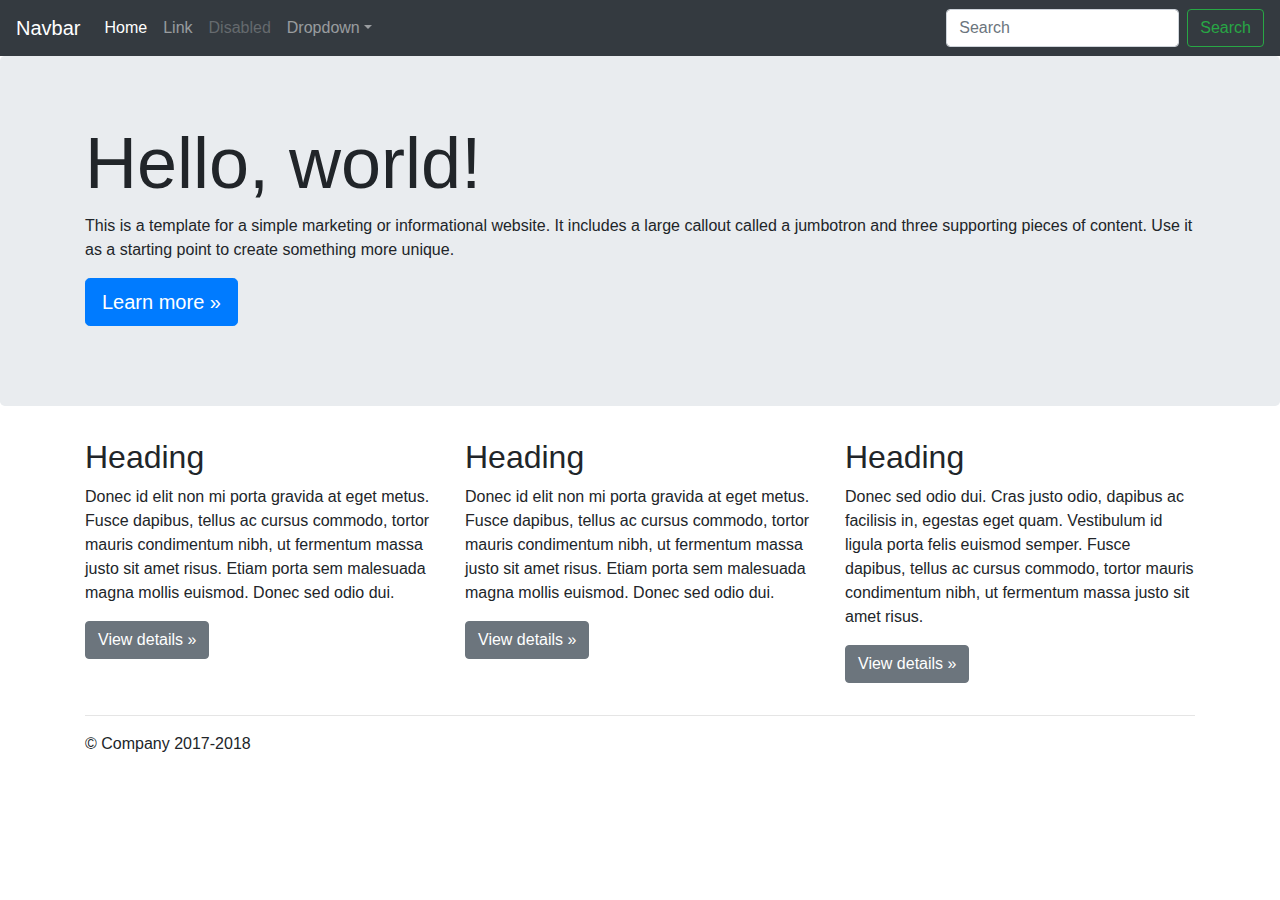
<file: out/production/classes/templates/css/bootstrap-4.0.0/docs/4.0/examples/jumbotron/index.html>
<!doctype html>
<html lang="en">
  <head>
    <meta charset="utf-8">
    <meta name="viewport" content="width=device-width, initial-scale=1, shrink-to-fit=no">
    <meta name="description" content="">
    <meta name="author" content="">
    <link rel="icon" href="../../../../favicon.ico">

    <title>Jumbotron Template for Bootstrap</title>

    <!-- Bootstrap core CSS -->
    <link href="../../../../dist/css/bootstrap.min.css" rel="stylesheet">

    <!-- Custom styles for this template -->
    <link href="jumbotron.css" rel="stylesheet">
  </head>

  <body>

    <nav class="navbar navbar-expand-md navbar-dark fixed-top bg-dark">
      <a class="navbar-brand" href="#">Navbar</a>
      <button class="navbar-toggler" type="button" data-toggle="collapse" data-target="#navbarsExampleDefault" aria-controls="navbarsExampleDefault" aria-expanded="false" aria-label="Toggle navigation">
        <span class="navbar-toggler-icon"></span>
      </button>

      <div class="collapse navbar-collapse" id="navbarsExampleDefault">
        <ul class="navbar-nav mr-auto">
          <li class="nav-item active">
            <a class="nav-link" href="#">Home <span class="sr-only">(current)</span></a>
          </li>
          <li class="nav-item">
            <a class="nav-link" href="#">Link</a>
          </li>
          <li class="nav-item">
            <a class="nav-link disabled" href="#">Disabled</a>
          </li>
          <li class="nav-item dropdown">
            <a class="nav-link dropdown-toggle" href="http://example.com" id="dropdown01" data-toggle="dropdown" aria-haspopup="true" aria-expanded="false">Dropdown</a>
            <div class="dropdown-menu" aria-labelledby="dropdown01">
              <a class="dropdown-item" href="#">Action</a>
              <a class="dropdown-item" href="#">Another action</a>
              <a class="dropdown-item" href="#">Something else here</a>
            </div>
          </li>
        </ul>
        <form class="form-inline my-2 my-lg-0">
          <input class="form-control mr-sm-2" type="text" placeholder="Search" aria-label="Search">
          <button class="btn btn-outline-success my-2 my-sm-0" type="submit">Search</button>
        </form>
      </div>
    </nav>

    <main role="main">

      <!-- Main jumbotron for a primary marketing message or call to action -->
      <div class="jumbotron">
        <div class="container">
          <h1 class="display-3">Hello, world!</h1>
          <p>This is a template for a simple marketing or informational website. It includes a large callout called a jumbotron and three supporting pieces of content. Use it as a starting point to create something more unique.</p>
          <p><a class="btn btn-primary btn-lg" href="#" role="button">Learn more &raquo;</a></p>
        </div>
      </div>

      <div class="container">
        <!-- Example row of columns -->
        <div class="row">
          <div class="col-md-4">
            <h2>Heading</h2>
            <p>Donec id elit non mi porta gravida at eget metus. Fusce dapibus, tellus ac cursus commodo, tortor mauris condimentum nibh, ut fermentum massa justo sit amet risus. Etiam porta sem malesuada magna mollis euismod. Donec sed odio dui. </p>
            <p><a class="btn btn-secondary" href="#" role="button">View details &raquo;</a></p>
          </div>
          <div class="col-md-4">
            <h2>Heading</h2>
            <p>Donec id elit non mi porta gravida at eget metus. Fusce dapibus, tellus ac cursus commodo, tortor mauris condimentum nibh, ut fermentum massa justo sit amet risus. Etiam porta sem malesuada magna mollis euismod. Donec sed odio dui. </p>
            <p><a class="btn btn-secondary" href="#" role="button">View details &raquo;</a></p>
          </div>
          <div class="col-md-4">
            <h2>Heading</h2>
            <p>Donec sed odio dui. Cras justo odio, dapibus ac facilisis in, egestas eget quam. Vestibulum id ligula porta felis euismod semper. Fusce dapibus, tellus ac cursus commodo, tortor mauris condimentum nibh, ut fermentum massa justo sit amet risus.</p>
            <p><a class="btn btn-secondary" href="#" role="button">View details &raquo;</a></p>
          </div>
        </div>

        <hr>

      </div> <!-- /container -->

    </main>

    <footer class="container">
      <p>&copy; Company 2017-2018</p>
    </footer>

    <!-- Bootstrap core JavaScript
    ================================================== -->
    <!-- Placed at the end of the document so the pages load faster -->
    <script src="https://code.jquery.com/jquery-3.2.1.slim.min.js" integrity="sha384-KJ3o2DKtIkvYIK3UENzmM7KCkRr/rE9/Qpg6aAZGJwFDMVNA/GpGFF93hXpG5KkN" crossorigin="anonymous"></script>
    <script>window.jQuery || document.write('<script src="../../../../assets/js/vendor/jquery-slim.min.js"><\/script>')</script>
    <script src="../../../../assets/js/vendor/popper.min.js"></script>
    <script src="../../../../dist/js/bootstrap.min.js"></script>
  </body>
</html>
</file>
<file: out/production/classes/templates/css/bootstrap-4.0.0/docs/4.0/examples/album/album.css>
:root {
  --jumbotron-padding-y: 3rem;
}

.jumbotron {
  padding-top: var(--jumbotron-padding-y);
  padding-bottom: var(--jumbotron-padding-y);
  margin-bottom: 0;
  background-color: #fff;
}
@media (min-width: 768px) {
  .jumbotron {
    padding-top: calc(var(--jumbotron-padding-y) * 2);
    padding-bottom: calc(var(--jumbotron-padding-y) * 2);
  }
}

.jumbotron p:last-child {
  margin-bottom: 0;
}

.jumbotron-heading {
  font-weight: 300;
}

.jumbotron .container {
  max-width: 40rem;
}

footer {
  padding-top: 3rem;
  padding-bottom: 3rem;
}

footer p {
  margin-bottom: .25rem;
}

.box-shadow { box-shadow: 0 .25rem .75rem rgba(0, 0, 0, .05); }
</file>
<file: out/production/classes/templates/css/bootstrap-4.0.0/docs/4.0/examples/blog/blog.css>
/* stylelint-disable selector-list-comma-newline-after */

.blog-header {
  line-height: 1;
  border-bottom: 1px solid #e5e5e5;
}

.blog-header-logo {
  font-family: "Playfair Display", Georgia, "Times New Roman", serif;
  font-size: 2.25rem;
}

.blog-header-logo:hover {
  text-decoration: none;
}

h1, h2, h3, h4, h5, h6 {
  font-family: "Playfair Display", Georgia, "Times New Roman", serif;
}

.display-4 {
  font-size: 2.5rem;
}
@media (min-width: 768px) {
  .display-4 {
    font-size: 3rem;
  }
}

.nav-scroller {
  position: relative;
  z-index: 2;
  height: 2.75rem;
  overflow-y: hidden;
}

.nav-scroller .nav {
  display: -webkit-box;
  display: -ms-flexbox;
  display: flex;
  -ms-flex-wrap: nowrap;
  flex-wrap: nowrap;
  padding-bottom: 1rem;
  margin-top: -1px;
  overflow-x: auto;
  text-align: center;
  white-space: nowrap;
  -webkit-overflow-scrolling: touch;
}

.nav-scroller .nav-link {
  padding-top: .75rem;
  padding-bottom: .75rem;
  font-size: .875rem;
}

.card-img-right {
  height: 100%;
  border-radius: 0 3px 3px 0;
}

.flex-auto {
  -ms-flex: 0 0 auto;
  -webkit-box-flex: 0;
  flex: 0 0 auto;
}

.h-250 { height: 250px; }
@media (min-width: 768px) {
  .h-md-250 { height: 250px; }
}

.border-top { border-top: 1px solid #e5e5e5; }
.border-bottom { border-bottom: 1px solid #e5e5e5; }

.box-shadow { box-shadow: 0 .25rem .75rem rgba(0, 0, 0, .05); }

/*
 * Blog name and description
 */
.blog-title {
  margin-bottom: 0;
  font-size: 2rem;
  font-weight: 400;
}
.blog-description {
  font-size: 1.1rem;
  color: #999;
}

@media (min-width: 40em) {
  .blog-title {
    font-size: 3.5rem;
  }
}

/* Pagination */
.blog-pagination {
  margin-bottom: 4rem;
}
.blog-pagination > .btn {
  border-radius: 2rem;
}

/*
 * Blog posts
 */
.blog-post {
  margin-bottom: 4rem;
}
.blog-post-title {
  margin-bottom: .25rem;
  font-size: 2.5rem;
}
.blog-post-meta {
  margin-bottom: 1.25rem;
  color: #999;
}

/*
 * Footer
 */
.blog-footer {
  padding: 2.5rem 0;
  color: #999;
  text-align: center;
  background-color: #f9f9f9;
  border-top: .05rem solid #e5e5e5;
}
.blog-footer p:last-child {
  margin-bottom: 0;
}
</file>
<file: out/production/classes/templates/css/bootstrap-4.0.0/docs/4.0/examples/carousel/carousel.css>
/* GLOBAL STYLES
-------------------------------------------------- */
/* Padding below the footer and lighter body text */

body {
  padding-top: 3rem;
  padding-bottom: 3rem;
  color: #5a5a5a;
}


/* CUSTOMIZE THE CAROUSEL
-------------------------------------------------- */

/* Carousel base class */
.carousel {
  margin-bottom: 4rem;
}
/* Since positioning the image, we need to help out the caption */
.carousel-caption {
  bottom: 3rem;
  z-index: 10;
}

/* Declare heights because of positioning of img element */
.carousel-item {
  height: 32rem;
  background-color: #777;
}
.carousel-item > img {
  position: absolute;
  top: 0;
  left: 0;
  min-width: 100%;
  height: 32rem;
}


/* MARKETING CONTENT
-------------------------------------------------- */

/* Center align the text within the three columns below the carousel */
.marketing .col-lg-4 {
  margin-bottom: 1.5rem;
  text-align: center;
}
.marketing h2 {
  font-weight: 400;
}
.marketing .col-lg-4 p {
  margin-right: .75rem;
  margin-left: .75rem;
}


/* Featurettes
------------------------- */

.featurette-divider {
  margin: 5rem 0; /* Space out the Bootstrap <hr> more */
}

/* Thin out the marketing headings */
.featurette-heading {
  font-weight: 300;
  line-height: 1;
  letter-spacing: -.05rem;
}


/* RESPONSIVE CSS
-------------------------------------------------- */

@media (min-width: 40em) {
  /* Bump up size of carousel content */
  .carousel-caption p {
    margin-bottom: 1.25rem;
    font-size: 1.25rem;
    line-height: 1.4;
  }

  .featurette-heading {
    font-size: 50px;
  }
}

@media (min-width: 62em) {
  .featurette-heading {
    margin-top: 7rem;
  }
}
</file>
<file: out/production/classes/templates/css/bootstrap-4.0.0/docs/4.0/examples/cover/cover.css>
/*
 * Globals
 */

/* Links */
a,
a:focus,
a:hover {
  color: #fff;
}

/* Custom default button */
.btn-secondary,
.btn-secondary:hover,
.btn-secondary:focus {
  color: #333;
  text-shadow: none; /* Prevent inheritance from `body` */
  background-color: #fff;
  border: .05rem solid #fff;
}


/*
 * Base structure
 */

html,
body {
  height: 100%;
  background-color: #333;
}

body {
  display: -ms-flexbox;
  display: -webkit-box;
  display: flex;
  -ms-flex-pack: center;
  -webkit-box-pack: center;
  justify-content: center;
  color: #fff;
  text-shadow: 0 .05rem .1rem rgba(0, 0, 0, .5);
  box-shadow: inset 0 0 5rem rgba(0, 0, 0, .5);
}

.cover-container {
  max-width: 42em;
}


/*
 * Header
 */
.masthead {
  margin-bottom: 2rem;
}

.masthead-brand {
  margin-bottom: 0;
}

.nav-masthead .nav-link {
  padding: .25rem 0;
  font-weight: 700;
  color: rgba(255, 255, 255, .5);
  background-color: transparent;
  border-bottom: .25rem solid transparent;
}

.nav-masthead .nav-link:hover,
.nav-masthead .nav-link:focus {
  border-bottom-color: rgba(255, 255, 255, .25);
}

.nav-masthead .nav-link + .nav-link {
  margin-left: 1rem;
}

.nav-masthead .active {
  color: #fff;
  border-bottom-color: #fff;
}

@media (min-width: 48em) {
  .masthead-brand {
    float: left;
  }
  .nav-masthead {
    float: right;
  }
}


/*
 * Cover
 */
.cover {
  padding: 0 1.5rem;
}
.cover .btn-lg {
  padding: .75rem 1.25rem;
  font-weight: 700;
}


/*
 * Footer
 */
.mastfoot {
  color: rgba(255, 255, 255, .5);
}
</file>
<file: out/production/classes/templates/css/bootstrap-4.0.0/docs/4.0/examples/grid/grid.css>
body {
  padding-top: 2rem;
  padding-bottom: 2rem;
}

h3 {
  margin-top: 2rem;
}

.row {
  margin-bottom: 1rem;
}
.row .row {
  margin-top: 1rem;
  margin-bottom: 0;
}
[class*="col-"] {
  padding-top: 1rem;
  padding-bottom: 1rem;
  background-color: rgba(86, 61, 124, .15);
  border: 1px solid rgba(86, 61, 124, .2);
}

hr {
  margin-top: 2rem;
  margin-bottom: 2rem;
}
</file>
<file: out/production/classes/templates/css/bootstrap-4.0.0/docs/4.0/examples/jumbotron/jumbotron.css>
/* Move down content because we have a fixed navbar that is 3.5rem tall */
body {
  padding-top: 3.5rem;
}
</file>
<file: out/production/classes/templates/css/bootstrap-4.0.0/js/tests/vendor/qunit.css>
/*!
 * QUnit 2.4.1
 * https://qunitjs.com/
 *
 * Copyright jQuery Foundation and other contributors
 * Released under the MIT license
 * https://jquery.org/license
 *
 * Date: 2017-10-22T05:12Z
 */

/** Font Family and Sizes */

#qunit-tests, #qunit-header, #qunit-banner, #qunit-testrunner-toolbar, #qunit-filteredTest, #qunit-userAgent, #qunit-testresult {
	font-family: "Helvetica Neue Light", "HelveticaNeue-Light", "Helvetica Neue", Calibri, Helvetica, Arial, sans-serif;
}

#qunit-testrunner-toolbar, #qunit-filteredTest, #qunit-userAgent, #qunit-testresult, #qunit-tests li { font-size: small; }
#qunit-tests { font-size: smaller; }


/** Resets */

#qunit-tests, #qunit-header, #qunit-banner, #qunit-filteredTest, #qunit-userAgent, #qunit-testresult, #qunit-modulefilter {
	margin: 0;
	padding: 0;
}


/** Header (excluding toolbar) */

#qunit-header {
	padding: 0.5em 0 0.5em 1em;

	color: #8699A4;
	background-color: #0D3349;

	font-size: 1.5em;
	line-height: 1em;
	font-weight: 400;

	border-radius: 5px 5px 0 0;
}

#qunit-header a {
	text-decoration: none;
	color: #C2CCD1;
}

#qunit-header a:hover,
#qunit-header a:focus {
	color: #FFF;
}

#qunit-banner {
	height: 5px;
}

#qunit-filteredTest {
	padding: 0.5em 1em 0.5em 1em;
	color: #366097;
	background-color: #F4FF77;
}

#qunit-userAgent {
	padding: 0.5em 1em 0.5em 1em;
	color: #FFF;
	background-color: #2B81AF;
	text-shadow: rgba(0, 0, 0, 0.5) 2px 2px 1px;
}


/** Toolbar */

#qunit-testrunner-toolbar {
	padding: 0.5em 1em 0.5em 1em;
	color: #5E740B;
	background-color: #EEE;
}

#qunit-testrunner-toolbar .clearfix {
	height: 0;
	clear: both;
}

#qunit-testrunner-toolbar label {
	display: inline-block;
}

#qunit-testrunner-toolbar input[type=checkbox],
#qunit-testrunner-toolbar input[type=radio] {
	margin: 3px;
	vertical-align: -2px;
}

#qunit-testrunner-toolbar input[type=text] {
	box-sizing: border-box;
	height: 1.6em;
}

.qunit-url-config,
.qunit-filter,
#qunit-modulefilter {
	display: inline-block;
	line-height: 2.1em;
}

.qunit-filter,
#qunit-modulefilter {
	float: right;
	position: relative;
	margin-left: 1em;
}

.qunit-url-config label {
	margin-right: 0.5em;
}

#qunit-modulefilter-search {
	box-sizing: border-box;
	width: 400px;
}

#qunit-modulefilter-search-container:after {
	position: absolute;
	right: 0.3em;
	content: "\25bc";
	color: black;
}

#qunit-modulefilter-dropdown {
	/* align with #qunit-modulefilter-search */
	box-sizing: border-box;
	width: 400px;
	position: absolute;
	right: 0;
	top: 50%;
	margin-top: 0.8em;

	border: 1px solid #D3D3D3;
	border-top: none;
	border-radius: 0 0 .25em .25em;
	color: #000;
	background-color: #F5F5F5;
	z-index: 99;
}

#qunit-modulefilter-dropdown a {
	color: inherit;
	text-decoration: none;
}

#qunit-modulefilter-dropdown .clickable.checked {
	font-weight: bold;
	color: #000;
	background-color: #D2E0E6;
}

#qunit-modulefilter-dropdown .clickable:hover {
	color: #FFF;
	background-color: #0D3349;
}

#qunit-modulefilter-actions {
	display: block;
	overflow: auto;

	/* align with #qunit-modulefilter-dropdown-list */
	font: smaller/1.5em sans-serif;
}

#qunit-modulefilter-dropdown #qunit-modulefilter-actions > * {
	box-sizing: border-box;
	max-height: 2.8em;
	display: block;
	padding: 0.4em;
}

#qunit-modulefilter-dropdown #qunit-modulefilter-actions > button {
	float: right;
	font: inherit;
}

#qunit-modulefilter-dropdown #qunit-modulefilter-actions > :last-child {
	/* insert padding to align with checkbox margins */
	padding-left: 3px;
}

#qunit-modulefilter-dropdown-list {
	max-height: 200px;
	overflow-y: auto;
	margin: 0;
	border-top: 2px groove threedhighlight;
	padding: 0.4em 0 0;
	font: smaller/1.5em sans-serif;
}

#qunit-modulefilter-dropdown-list li {
	white-space: nowrap;
	overflow: hidden;
	text-overflow: ellipsis;
}

#qunit-modulefilter-dropdown-list .clickable {
	display: block;
	padding-left: 0.15em;
}


/** Tests: Pass/Fail */

#qunit-tests {
	list-style-position: inside;
}

#qunit-tests li {
	padding: 0.4em 1em 0.4em 1em;
	border-bottom: 1px solid #FFF;
	list-style-position: inside;
}

#qunit-tests > li {
	display: none;
}

#qunit-tests li.running,
#qunit-tests li.pass,
#qunit-tests li.fail,
#qunit-tests li.skipped,
#qunit-tests li.aborted {
	display: list-item;
}

#qunit-tests.hidepass {
	position: relative;
}

#qunit-tests.hidepass li.running,
#qunit-tests.hidepass li.pass:not(.todo) {
	visibility: hidden;
	position: absolute;
	width:   0;
	height:  0;
	padding: 0;
	border:  0;
	margin:  0;
}

#qunit-tests li strong {
	cursor: pointer;
}

#qunit-tests li.skipped strong {
	cursor: default;
}

#qunit-tests li a {
	padding: 0.5em;
	color: #C2CCD1;
	text-decoration: none;
}

#qunit-tests li p a {
	padding: 0.25em;
	color: #6B6464;
}
#qunit-tests li a:hover,
#qunit-tests li a:focus {
	color: #000;
}

#qunit-tests li .runtime {
	float: right;
	font-size: smaller;
}

.qunit-assert-list {
	margin-top: 0.5em;
	padding: 0.5em;

	background-color: #FFF;

	border-radius: 5px;
}

.qunit-source {
	margin: 0.6em 0 0.3em;
}

.qunit-collapsed {
	display: none;
}

#qunit-tests table {
	border-collapse: collapse;
	margin-top: 0.2em;
}

#qunit-tests th {
	text-align: right;
	vertical-align: top;
	padding: 0 0.5em 0 0;
}

#qunit-tests td {
	vertical-align: top;
}

#qunit-tests pre {
	margin: 0;
	white-space: pre-wrap;
	word-wrap: break-word;
}

#qunit-tests del {
	color: #374E0C;
	background-color: #E0F2BE;
	text-decoration: none;
}

#qunit-tests ins {
	color: #500;
	background-color: #FFCACA;
	text-decoration: none;
}

/*** Test Counts */

#qunit-tests b.counts                       { color: #000; }
#qunit-tests b.passed                       { color: #5E740B; }
#qunit-tests b.failed                       { color: #710909; }

#qunit-tests li li {
	padding: 5px;
	background-color: #FFF;
	border-bottom: none;
	list-style-position: inside;
}

/*** Passing Styles */

#qunit-tests li li.pass {
	color: #3C510C;
	background-color: #FFF;
	border-left: 10px solid #C6E746;
}

#qunit-tests .pass                          { color: #528CE0; background-color: #D2E0E6; }
#qunit-tests .pass .test-name               { color: #366097; }

#qunit-tests .pass .test-actual,
#qunit-tests .pass .test-expected           { color: #999; }

#qunit-banner.qunit-pass                    { background-color: #C6E746; }

/*** Failing Styles */

#qunit-tests li li.fail {
	color: #710909;
	background-color: #FFF;
	border-left: 10px solid #EE5757;
	white-space: pre;
}

#qunit-tests > li:last-child {
	border-radius: 0 0 5px 5px;
}

#qunit-tests .fail                          { color: #000; background-color: #EE5757; }
#qunit-tests .fail .test-name,
#qunit-tests .fail .module-name             { color: #000; }

#qunit-tests .fail .test-actual             { color: #EE5757; }
#qunit-tests .fail .test-expected           { color: #008000; }

#qunit-banner.qunit-fail                    { background-color: #EE5757; }


/*** Aborted tests */
#qunit-tests .aborted { color: #000; background-color: orange; }
/*** Skipped tests */

#qunit-tests .skipped {
	background-color: #EBECE9;
}

#qunit-tests .qunit-todo-label,
#qunit-tests .qunit-skipped-label {
	background-color: #F4FF77;
	display: inline-block;
	font-style: normal;
	color: #366097;
	line-height: 1.8em;
	padding: 0 0.5em;
	margin: -0.4em 0.4em -0.4em 0;
}

#qunit-tests .qunit-todo-label {
	background-color: #EEE;
}

/** Result */

#qunit-testresult {
	color: #2B81AF;
	background-color: #D2E0E6;

	border-bottom: 1px solid #FFF;
}
#qunit-testresult .clearfix {
	height: 0;
	clear: both;
}
#qunit-testresult .module-name {
	font-weight: 700;
}
#qunit-testresult-display {
	padding: 0.5em 1em 0.5em 1em;
	width: 85%;
	float:left;
}
#qunit-testresult-controls {
	padding: 0.5em 1em 0.5em 1em;
  width: 10%;
	float:left;
}

/** Fixture */

#qunit-fixture {
	position: absolute;
	top: -10000px;
	left: -10000px;
	width: 1000px;
	height: 1000px;
}
</file>
